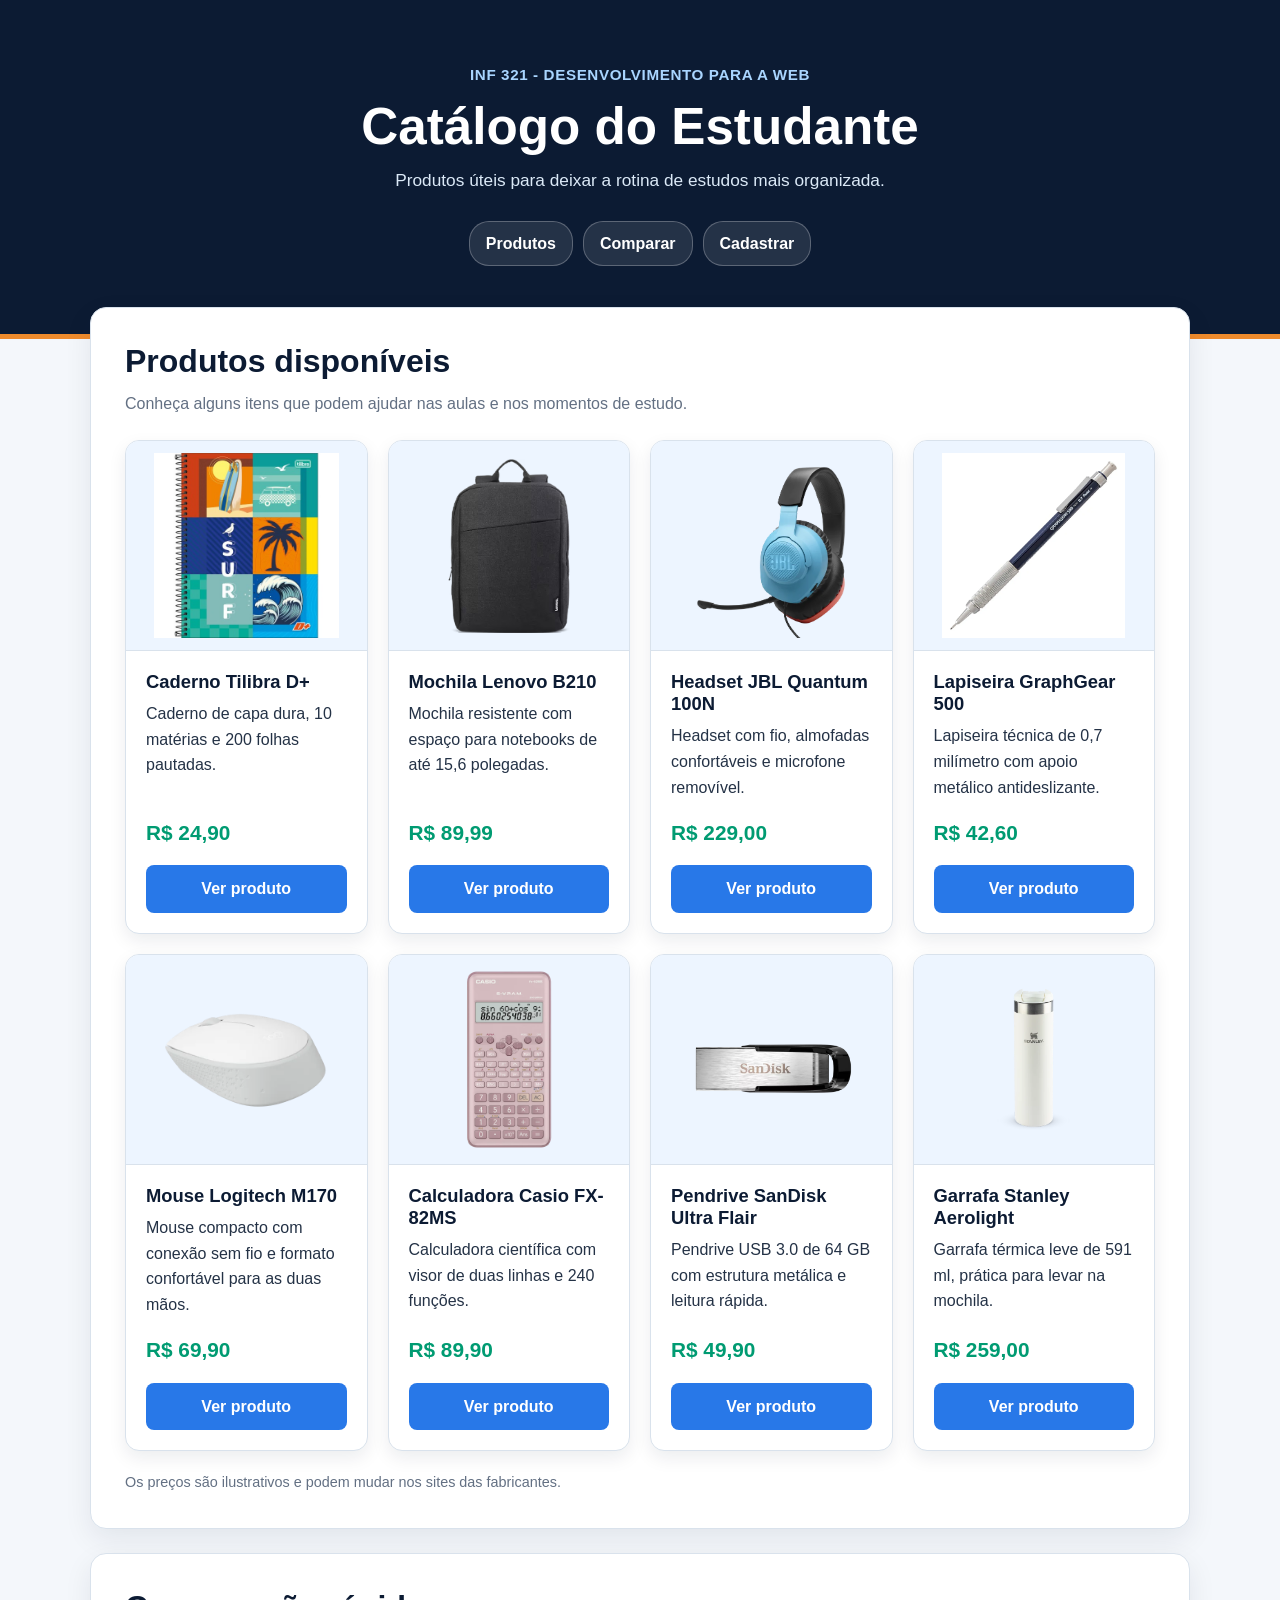
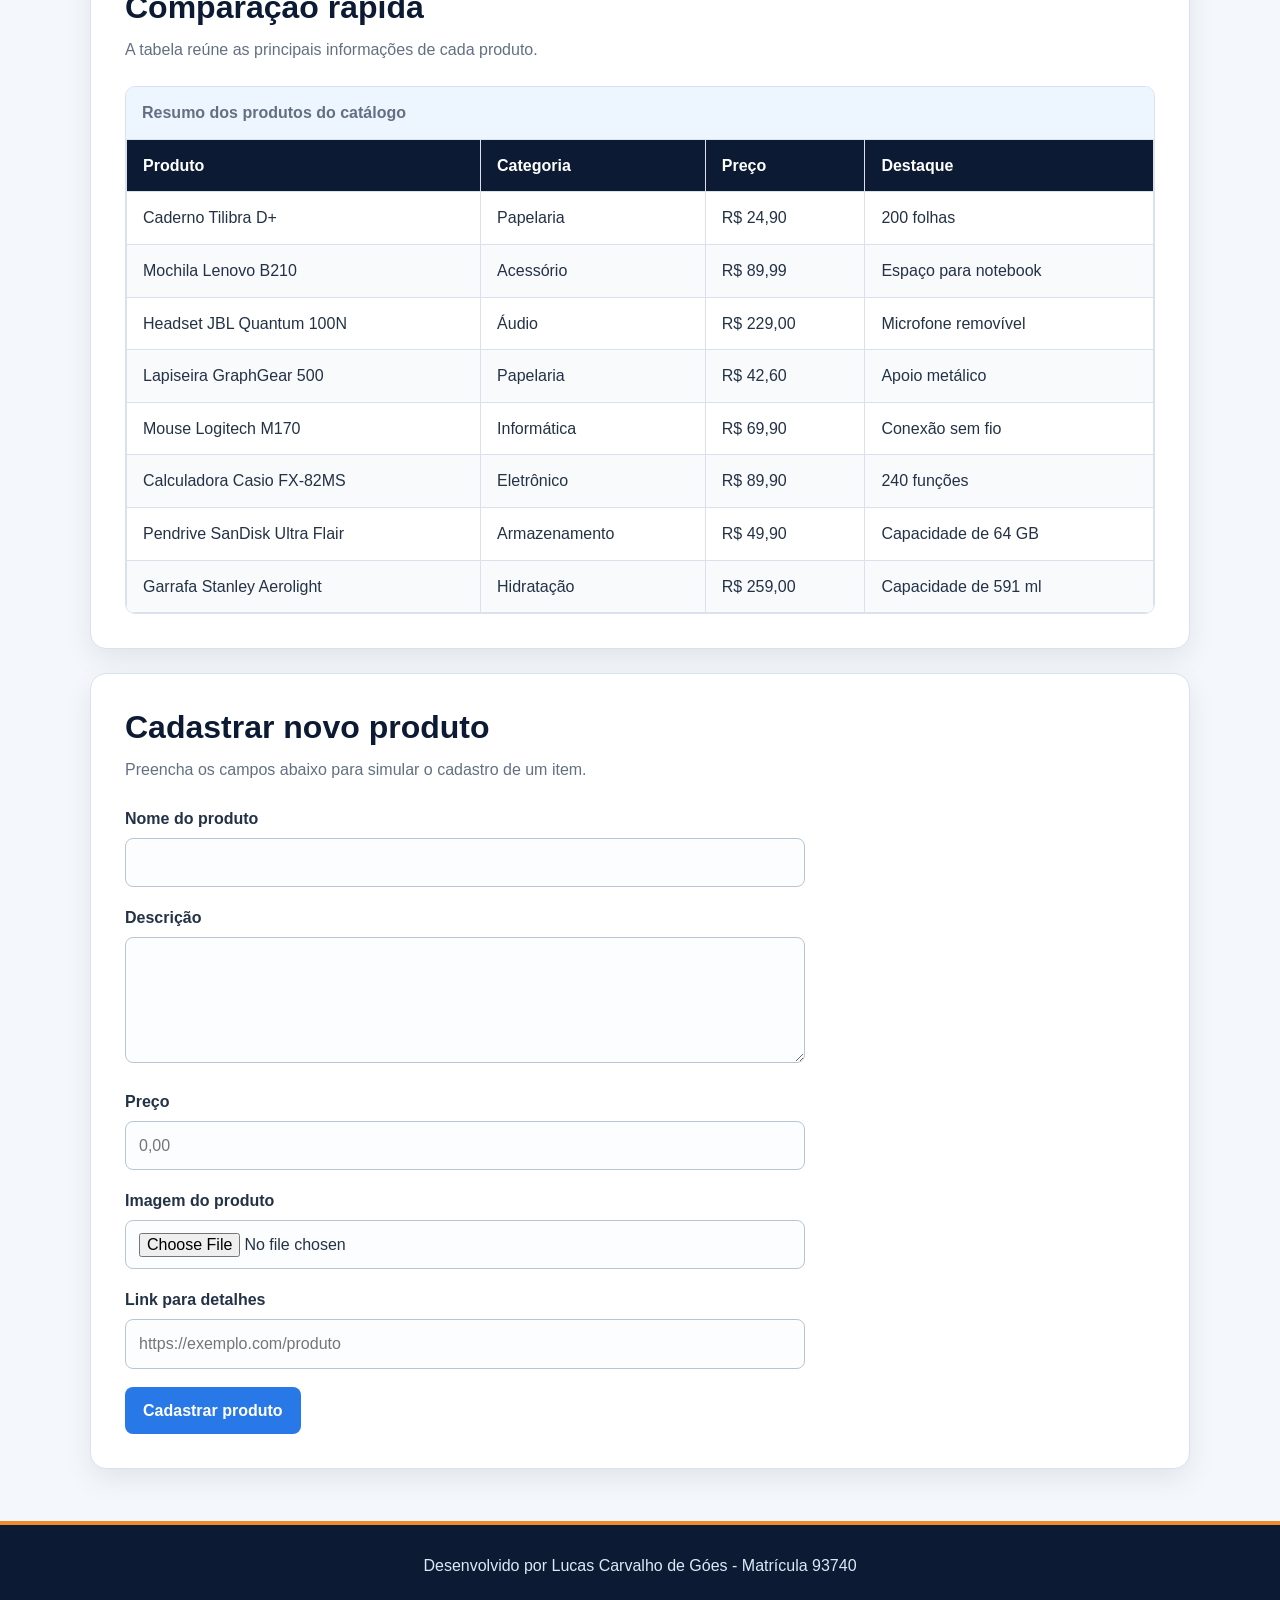
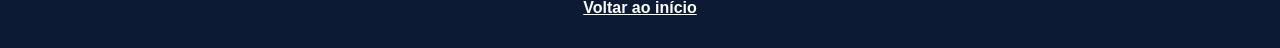
<file: Atividade 2/index.html>
<!DOCTYPE html>
<html lang="pt-BR">
<head>
    <meta charset="UTF-8">
    <meta name="viewport" content="width=device-width, initial-scale=1.0">
    <meta name="author" content="Lucas Carvalho de Góes">
    <meta name="description" content="Catálogo responsivo de produtos para estudantes">
    <title>Catálogo do Estudante</title>
    <link rel="stylesheet" href="style.css">
</head>
<body>
    <!-- Apresentação e menu principal da página. -->
    <header id="inicio">
        <div class="conteudo-cabecalho">
            <p class="identificacao">INF 321 - Desenvolvimento para a Web</p>
            <h1>Catálogo do Estudante</h1>
            <p>Produtos úteis para deixar a rotina de estudos mais organizada.</p>

            <nav aria-label="Navegação principal">
                <ul>
                    <li><a href="#produtos">Produtos</a></li>
                    <li><a href="#comparacao">Comparar</a></li>
                    <li><a href="#cadastro">Cadastrar</a></li>
                </ul>
            </nav>
        </div>
    </header>

    <main>
        <section id="produtos">
            <h2>Produtos disponíveis</h2>
            <p class="texto-apoio">Conheça alguns itens que podem ajudar nas aulas e nos momentos de estudo.</p>

            <!-- Os cards ficam lado a lado no computador e empilhados no celular. -->
            <div class="grade-produtos">
                <article class="card-produto">
                    <img src="imagens/caderno.jpg" alt="Caderno universitário Tilibra D+ com capa temática de surfe">
                    <div class="conteudo-card">
                        <h3>Caderno Tilibra D+</h3>
                        <p>Caderno de capa dura, 10 matérias e 200 folhas pautadas.</p>
                        <p class="preco">R$ 24,90</p>
                        <a class="botao" href="https://www.tilibra.com.br/cadernos/espiral-universitario/d/caderno-espiral-capa-dura-universitario-10-materias-d-200-folhas" target="_blank" rel="noopener noreferrer">Ver produto</a>
                    </div>
                </article>

                <article class="card-produto">
                    <img src="imagens/mochila.avif" alt="Mochila Lenovo B210 para notebook">
                    <div class="conteudo-card">
                        <h3>Mochila Lenovo B210</h3>
                        <p>Mochila resistente com espaço para notebooks de até 15,6 polegadas.</p>
                        <p class="preco">R$ 89,99</p>
                        <a class="botao" href="https://www.lenovo.com/br/pt/p/accessories-and-software/cases-and-bags/backpacks/gx40q17225" target="_blank" rel="noopener noreferrer">Ver produto</a>
                    </div>
                </article>

                <article class="card-produto">
                    <img src="imagens/JBL.webp" alt="Headset JBL Quantum 100N azul com microfone">
                    <div class="conteudo-card">
                        <h3>Headset JBL Quantum 100N</h3>
                        <p>Headset com fio, almofadas confortáveis e microfone removível.</p>
                        <p class="preco">R$ 229,00</p>
                        <a class="botao" href="https://www.jbl.com.br/QUANTUM100N.html" target="_blank" rel="noopener noreferrer">Ver produto</a>
                    </div>
                </article>

                <article class="card-produto">
                    <img src="imagens/lapiseira.webp" alt="Lapiseira Pentel GraphGear 500 azul-marinho de 0,7 milímetro">
                    <div class="conteudo-card">
                        <h3>Lapiseira GraphGear 500</h3>
                        <p>Lapiseira técnica de 0,7 milímetro com apoio metálico antideslizante.</p>
                        <p class="preco">R$ 42,60</p>
                        <a class="botao" href="https://www.pentel.com.br/lapiseira-graphgear-500" target="_blank" rel="noopener noreferrer">Ver produto</a>
                    </div>
                </article>

                
                <article class="card-produto">
                    <img src="imagens/mouse.webp" alt="Mouse sem fio Logitech M170 branco">
                    <div class="conteudo-card">
                        <h3>Mouse Logitech M170</h3>
                        <p>Mouse compacto com conexão sem fio e formato confortável para as duas mãos.</p>
                        <p class="preco">R$ 69,90</p>
                        <a class="botao" href="https://www.logitech.com/pt-br/shop/p/m171-wireless-mouse" target="_blank" rel="noopener noreferrer">Ver produto</a>
                    </div>
                </article>

                <article class="card-produto">
                    <img src="imagens/calculadora.avif" alt="Calculadora científica Casio FX-82MS">
                    <div class="conteudo-card">
                        <h3>Calculadora Casio FX-82MS</h3>
                        <p>Calculadora científica com visor de duas linhas e 240 funções.</p>
                        <p class="preco">R$ 89,90</p>
                        <a class="botao" href="https://www.casio.com/br/scientific-calculators/product.FX-82MS-2-PK/" target="_blank" rel="noopener noreferrer">Ver produto</a>
                    </div>
                </article>

                <article class="card-produto">
                    <img src="imagens/pendrive.webp" alt="Pendrive SanDisk Ultra Flair com acabamento metálico">
                    <div class="conteudo-card">
                        <h3>Pendrive SanDisk Ultra Flair</h3>
                        <p>Pendrive USB 3.0 de 64 GB com estrutura metálica e leitura rápida.</p>
                        <p class="preco">R$ 49,90</p>
                        <a class="botao" href="https://shop.sandisk.com/pt-br/products/usb-flash-drives/sandisk-ultra-flair-usb-3-0?sku=SDCZ73-064G-G46" target="_blank" rel="noopener noreferrer">Ver produto</a>
                    </div>
                </article>

                <article class="card-produto">
                    <img src="imagens/stanley.webp" alt="Garrafa térmica Stanley Aerolight Transit na cor creme">
                    <div class="conteudo-card">
                        <h3>Garrafa Stanley Aerolight</h3>
                        <p>Garrafa térmica leve de 591 ml, prática para levar na mochila.</p>
                        <p class="preco">R$ 259,00</p>
                        <a class="botao" href="https://www.stanley1913.com.br/products/garrafa-termica-aerolight-stanley-cream-591ml" target="_blank" rel="noopener noreferrer">Ver produto</a>
                    </div>
                </article>
            </div>

            <p class="observacao">Os preços são ilustrativos e podem mudar nos sites das fabricantes.</p>
        </section>

        <section id="comparacao">
            <h2>Comparação rápida</h2>
            <p class="texto-apoio">A tabela reúne as principais informações de cada produto.</p>

            <!-- Esta área permite movimentar a tabela em telas mais estreitas. -->
            <div class="tabela-responsiva">
                <table>
                    <caption>Resumo dos produtos do catálogo</caption>
                    <thead>
                        <tr>
                            <th scope="col">Produto</th>
                            <th scope="col">Categoria</th>
                            <th scope="col">Preço</th>
                            <th scope="col">Destaque</th>
                        </tr>
                    </thead>
                    <tbody>
                        <tr>
                            <td>Caderno Tilibra D+</td>
                            <td>Papelaria</td>
                            <td>R$ 24,90</td>
                            <td>200 folhas</td>
                        </tr>
                        <tr>
                            <td>Mochila Lenovo B210</td>
                            <td>Acessório</td>
                            <td>R$ 89,99</td>
                            <td>Espaço para notebook</td>
                        </tr>
                        <tr>
                            <td>Headset JBL Quantum 100N</td>
                            <td>Áudio</td>
                            <td>R$ 229,00</td>
                            <td>Microfone removível</td>
                        </tr>
                        <tr>
                            <td>Lapiseira GraphGear 500</td>
                            <td>Papelaria</td>
                            <td>R$ 42,60</td>
                            <td>Apoio metálico</td>
                        </tr>
                        <tr>
                            <td>Mouse Logitech M170</td>
                            <td>Informática</td>
                            <td>R$ 69,90</td>
                            <td>Conexão sem fio</td>
                        </tr>
                        <tr>
                            <td>Calculadora Casio FX-82MS</td>
                            <td>Eletrônico</td>
                            <td>R$ 89,90</td>
                            <td>240 funções</td>
                        </tr>
                        <tr>
                            <td>Pendrive SanDisk Ultra Flair</td>
                            <td>Armazenamento</td>
                            <td>R$ 49,90</td>
                            <td>Capacidade de 64 GB</td>
                        </tr>
                        <tr>
                            <td>Garrafa Stanley Aerolight</td>
                            <td>Hidratação</td>
                            <td>R$ 259,00</td>
                            <td>Capacidade de 591 ml</td>
                        </tr>
                    </tbody>
                </table>
            </div>
        </section>

        <section id="cadastro">
            <h2>Cadastrar novo produto</h2>
            <p class="texto-apoio">Preencha os campos abaixo para simular o cadastro de um item.</p>

            <!-- rótulos deixam claro qual informação deve ser digitada em cada campo. -->
            <form action="produto-cadastrado.html" method="get">
                <div class="campo-formulario">
                    <label for="nome-produto">Nome do produto</label>
                    <input type="text" id="nome-produto" name="nome-produto" required>
                </div>

                <div class="campo-formulario">
                    <label for="descricao-produto">Descrição</label>
                    <textarea id="descricao-produto" name="descricao-produto" rows="4" required></textarea>
                </div>

                <div class="campo-formulario">
                    <label for="preco-produto">Preço</label>
                    <input type="number" id="preco-produto" name="preco-produto" min="0" step="0.01" placeholder="0,00" required>
                </div>

                <div class="campo-formulario">
                    <label for="imagem-produto">Imagem do produto</label>
                    <input type="file" id="imagem-produto" name="imagem-produto" accept="image/*" required>
                </div>

                <div class="campo-formulario">
                    <label for="link-produto">Link para detalhes</label>
                    <input type="url" id="link-produto" name="link-produto" placeholder="https://exemplo.com/produto" required>
                </div>

                <button type="submit">Cadastrar produto</button>
            </form>
        </section>
    </main>

    <footer>
        <p>Desenvolvido por Lucas Carvalho de Góes - Matrícula 93740</p>
        <a href="#inicio">Voltar ao início</a>
    </footer>
</body>
</html>
</file>
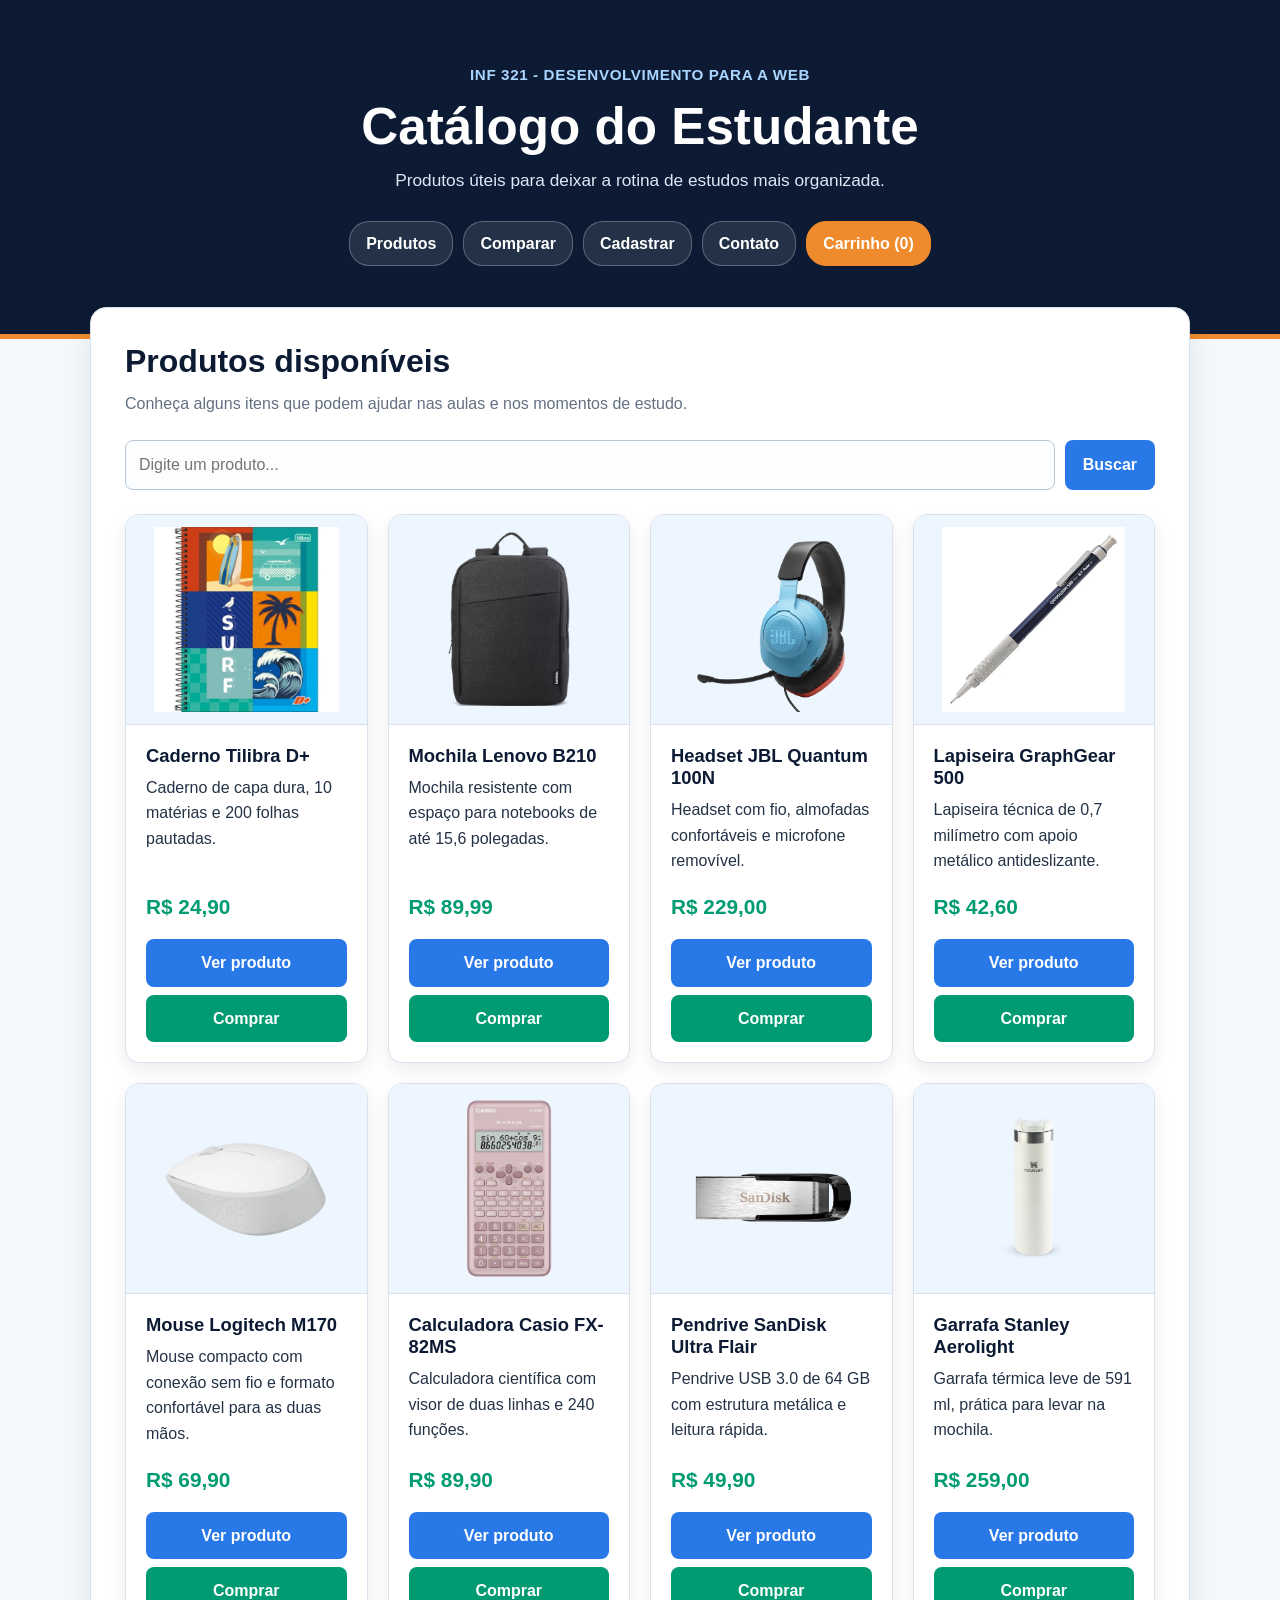
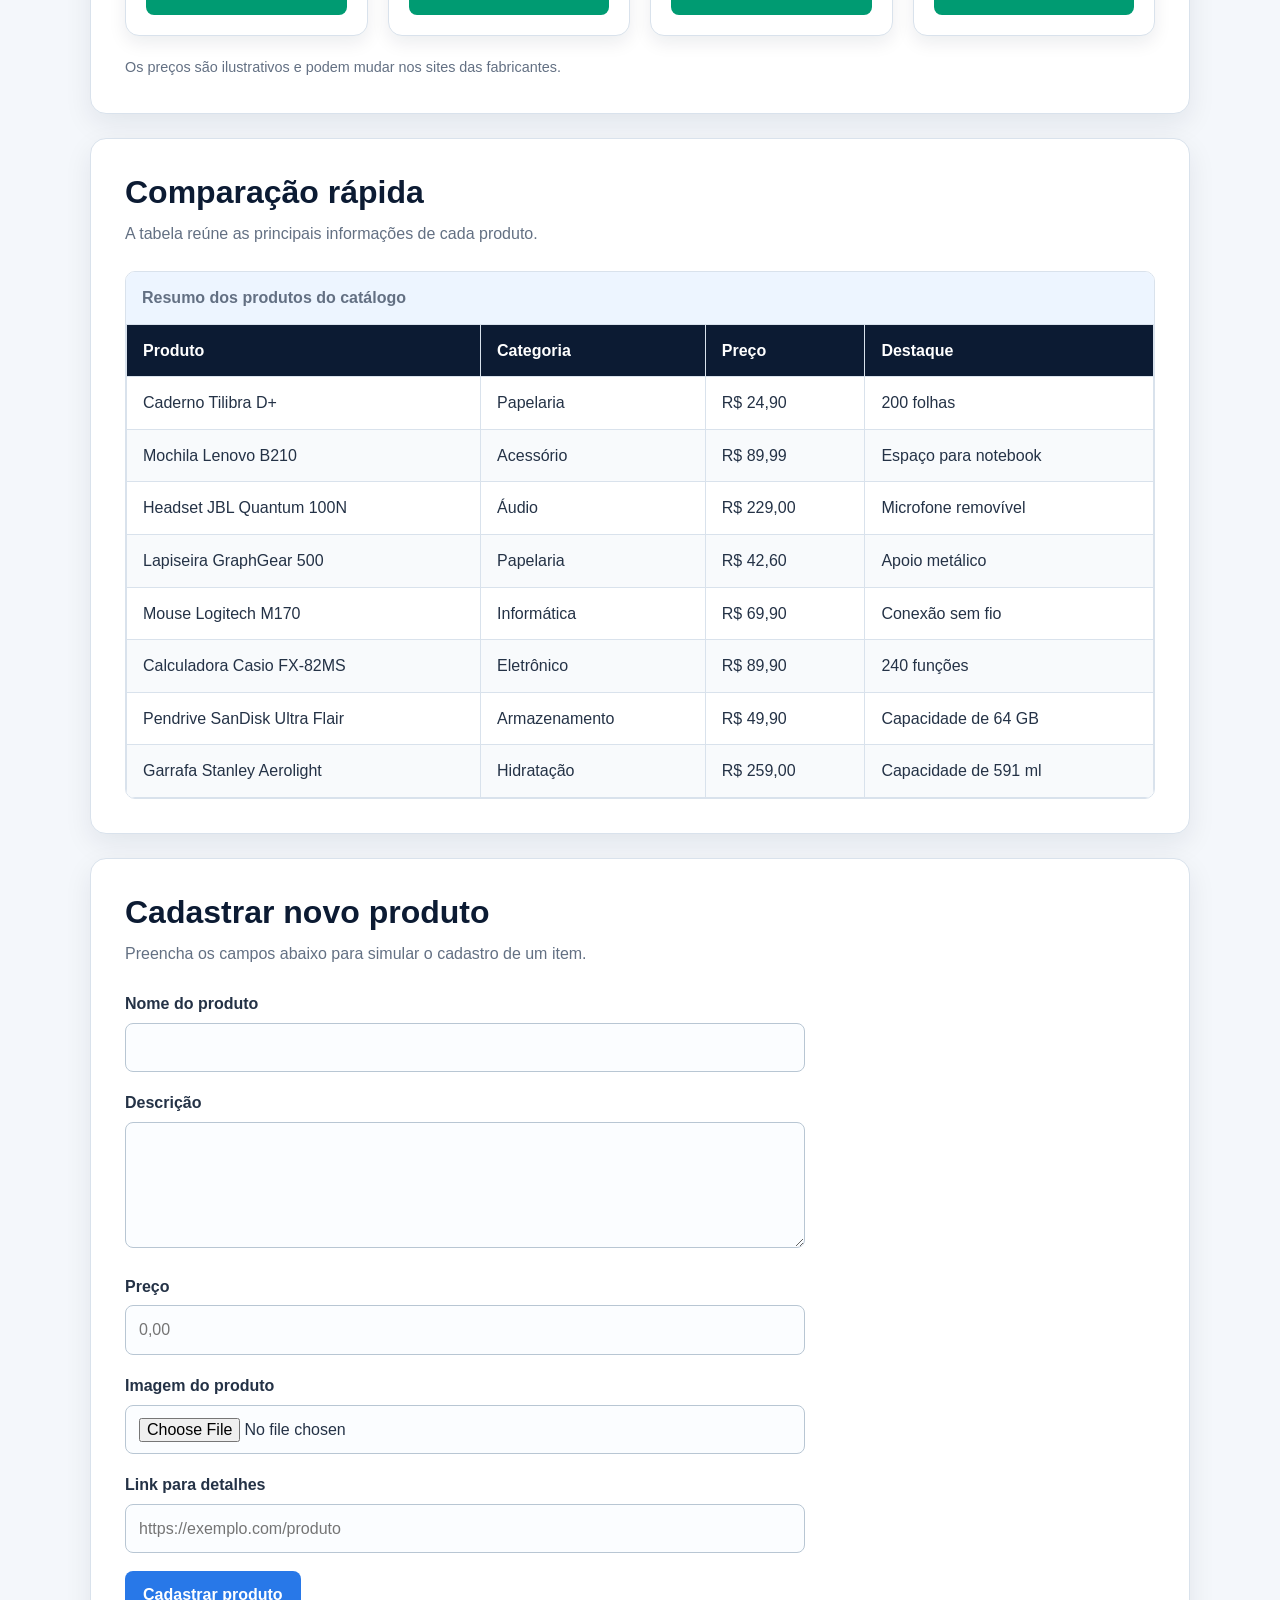
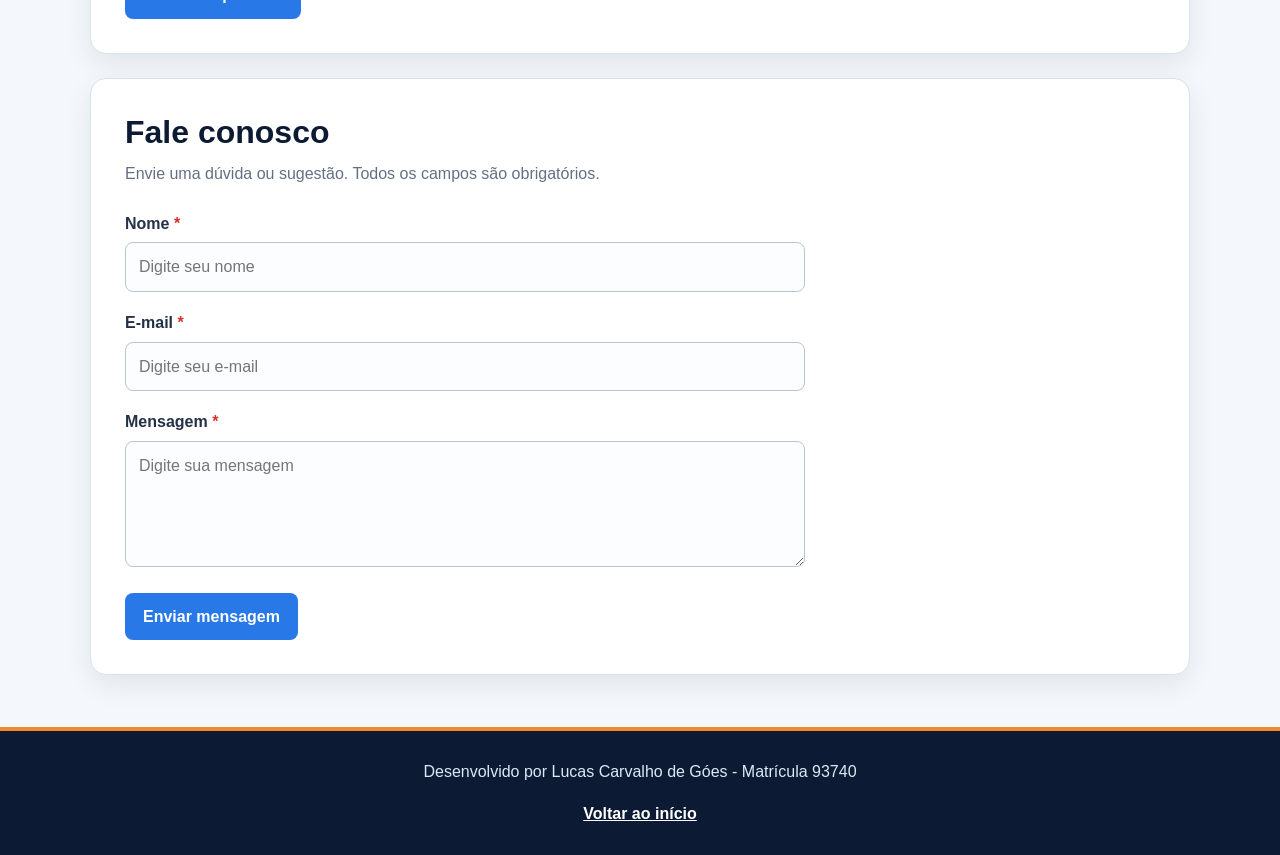
<file: Atividade 3/index.html>
<!DOCTYPE html>
<html lang="pt-BR">
<head>
    <meta charset="UTF-8">
    <meta name="viewport" content="width=device-width, initial-scale=1.0">
    <meta name="author" content="Lucas Carvalho de Góes">
    <meta name="description" content="Catálogo responsivo de produtos para estudantes">
    <title>Catálogo do Estudante</title>
    <link rel="stylesheet" href="style.css">
    <script src="script.js" defer></script>
</head>
<body>
    <!-- Apresentação e menu principal da página. -->
    <header id="inicio">
        <div class="conteudo-cabecalho">
            <p class="identificacao">INF 321 - Desenvolvimento para a Web</p>
            <h1>Catálogo do Estudante</h1>
            <p>Produtos úteis para deixar a rotina de estudos mais organizada.</p>

            <nav aria-label="Navegação principal">
                <ul>
                    <li><a href="#produtos">Produtos</a></li>
                    <li><a href="#comparacao">Comparar</a></li>
                    <li><a href="#cadastro">Cadastrar</a></li>
                    <li><a href="#contato">Contato</a></li>
                    <li><button type="button" id="abrir-carrinho" class="botao-carrinho" aria-haspopup="dialog">Carrinho (<span id="contador-carrinho">0</span>)</button></li>
                </ul>
            </nav>
        </div>
    </header>

    <main>
        <section id="produtos">
            <h2>Produtos disponíveis</h2>
            <p class="texto-apoio">Conheça alguns itens que podem ajudar nas aulas e nos momentos de estudo.</p>

            <!-- Busca: o JavaScript esconde os cards que não combinam com o termo digitado. -->
            <form id="form-busca" class="form-busca" role="search">
                <label for="busca-produto" class="so-leitor">Buscar produto</label>
                <input type="search" id="busca-produto" name="busca-produto" placeholder="Digite um produto..." autocomplete="off">
                <button type="submit">Buscar</button>
            </form>

            <!-- Os cards ficam lado a lado no computador e empilhados no celular. -->
            <div class="grade-produtos">
                <article class="card-produto">
                    <img src="imagens/caderno.jpg" alt="Caderno universitário Tilibra D+ com capa temática de surfe">
                    <div class="conteudo-card">
                        <h3>Caderno Tilibra D+</h3>
                        <p>Caderno de capa dura, 10 matérias e 200 folhas pautadas.</p>
                        <p class="preco">R$ 24,90</p>
                        <div class="acoes-card">
                            <a class="botao" href="https://www.tilibra.com.br/cadernos/espiral-universitario/d/caderno-espiral-capa-dura-universitario-10-materias-d-200-folhas" target="_blank" rel="noopener noreferrer">Ver produto</a>
                            <button type="button" class="botao-comprar">Comprar</button>
                        </div>
                    </div>
                </article>

                <article class="card-produto">
                    <img src="imagens/mochila.avif" alt="Mochila Lenovo B210 para notebook">
                    <div class="conteudo-card">
                        <h3>Mochila Lenovo B210</h3>
                        <p>Mochila resistente com espaço para notebooks de até 15,6 polegadas.</p>
                        <p class="preco">R$ 89,99</p>
                        <div class="acoes-card">
                            <a class="botao" href="https://www.lenovo.com/br/pt/p/accessories-and-software/cases-and-bags/backpacks/gx40q17225" target="_blank" rel="noopener noreferrer">Ver produto</a>
                            <button type="button" class="botao-comprar">Comprar</button>
                        </div>
                    </div>
                </article>

                <article class="card-produto">
                    <img src="imagens/JBL.webp" alt="Headset JBL Quantum 100N azul com microfone">
                    <div class="conteudo-card">
                        <h3>Headset JBL Quantum 100N</h3>
                        <p>Headset com fio, almofadas confortáveis e microfone removível.</p>
                        <p class="preco">R$ 229,00</p>
                        <div class="acoes-card">
                            <a class="botao" href="https://www.jbl.com.br/QUANTUM100N.html" target="_blank" rel="noopener noreferrer">Ver produto</a>
                            <button type="button" class="botao-comprar">Comprar</button>
                        </div>
                    </div>
                </article>

                <article class="card-produto">
                    <img src="imagens/lapiseira.webp" alt="Lapiseira Pentel GraphGear 500 azul-marinho de 0,7 milímetro">
                    <div class="conteudo-card">
                        <h3>Lapiseira GraphGear 500</h3>
                        <p>Lapiseira técnica de 0,7 milímetro com apoio metálico antideslizante.</p>
                        <p class="preco">R$ 42,60</p>
                        <div class="acoes-card">
                            <a class="botao" href="https://www.pentel.com.br/lapiseira-graphgear-500" target="_blank" rel="noopener noreferrer">Ver produto</a>
                            <button type="button" class="botao-comprar">Comprar</button>
                        </div>
                    </div>
                </article>

                
                <article class="card-produto">
                    <img src="imagens/mouse.webp" alt="Mouse sem fio Logitech M170 branco">
                    <div class="conteudo-card">
                        <h3>Mouse Logitech M170</h3>
                        <p>Mouse compacto com conexão sem fio e formato confortável para as duas mãos.</p>
                        <p class="preco">R$ 69,90</p>
                        <div class="acoes-card">
                            <a class="botao" href="https://www.logitech.com/pt-br/shop/p/m171-wireless-mouse" target="_blank" rel="noopener noreferrer">Ver produto</a>
                            <button type="button" class="botao-comprar">Comprar</button>
                        </div>
                    </div>
                </article>

                <article class="card-produto">
                    <img src="imagens/calculadora.avif" alt="Calculadora científica Casio FX-82MS">
                    <div class="conteudo-card">
                        <h3>Calculadora Casio FX-82MS</h3>
                        <p>Calculadora científica com visor de duas linhas e 240 funções.</p>
                        <p class="preco">R$ 89,90</p>
                        <div class="acoes-card">
                            <a class="botao" href="https://www.casio.com/br/scientific-calculators/product.FX-82MS-2-PK/" target="_blank" rel="noopener noreferrer">Ver produto</a>
                            <button type="button" class="botao-comprar">Comprar</button>
                        </div>
                    </div>
                </article>

                <article class="card-produto">
                    <img src="imagens/pendrive.webp" alt="Pendrive SanDisk Ultra Flair com acabamento metálico">
                    <div class="conteudo-card">
                        <h3>Pendrive SanDisk Ultra Flair</h3>
                        <p>Pendrive USB 3.0 de 64 GB com estrutura metálica e leitura rápida.</p>
                        <p class="preco">R$ 49,90</p>
                        <div class="acoes-card">
                            <a class="botao" href="https://shop.sandisk.com/pt-br/products/usb-flash-drives/sandisk-ultra-flair-usb-3-0?sku=SDCZ73-064G-G46" target="_blank" rel="noopener noreferrer">Ver produto</a>
                            <button type="button" class="botao-comprar">Comprar</button>
                        </div>
                    </div>
                </article>

                <article class="card-produto">
                    <img src="imagens/stanley.webp" alt="Garrafa térmica Stanley Aerolight Transit na cor creme">
                    <div class="conteudo-card">
                        <h3>Garrafa Stanley Aerolight</h3>
                        <p>Garrafa térmica leve de 591 ml, prática para levar na mochila.</p>
                        <p class="preco">R$ 259,00</p>
                        <div class="acoes-card">
                            <a class="botao" href="https://www.stanley1913.com.br/products/garrafa-termica-aerolight-stanley-cream-591ml" target="_blank" rel="noopener noreferrer">Ver produto</a>
                            <button type="button" class="botao-comprar">Comprar</button>
                        </div>
                    </div>
                </article>
            </div>

            <p id="sem-resultados" class="sem-resultados oculto">Nenhum produto encontrado. Tente outro nome.</p>

            <p class="observacao">Os preços são ilustrativos e podem mudar nos sites das fabricantes.</p>
        </section>

        <section id="comparacao">
            <h2>Comparação rápida</h2>
            <p class="texto-apoio">A tabela reúne as principais informações de cada produto.</p>

            <!-- Esta área permite movimentar a tabela em telas mais estreitas. -->
            <div class="tabela-responsiva">
                <table>
                    <caption>Resumo dos produtos do catálogo</caption>
                    <thead>
                        <tr>
                            <th scope="col">Produto</th>
                            <th scope="col">Categoria</th>
                            <th scope="col">Preço</th>
                            <th scope="col">Destaque</th>
                        </tr>
                    </thead>
                    <tbody>
                        <tr>
                            <td>Caderno Tilibra D+</td>
                            <td>Papelaria</td>
                            <td>R$ 24,90</td>
                            <td>200 folhas</td>
                        </tr>
                        <tr>
                            <td>Mochila Lenovo B210</td>
                            <td>Acessório</td>
                            <td>R$ 89,99</td>
                            <td>Espaço para notebook</td>
                        </tr>
                        <tr>
                            <td>Headset JBL Quantum 100N</td>
                            <td>Áudio</td>
                            <td>R$ 229,00</td>
                            <td>Microfone removível</td>
                        </tr>
                        <tr>
                            <td>Lapiseira GraphGear 500</td>
                            <td>Papelaria</td>
                            <td>R$ 42,60</td>
                            <td>Apoio metálico</td>
                        </tr>
                        <tr>
                            <td>Mouse Logitech M170</td>
                            <td>Informática</td>
                            <td>R$ 69,90</td>
                            <td>Conexão sem fio</td>
                        </tr>
                        <tr>
                            <td>Calculadora Casio FX-82MS</td>
                            <td>Eletrônico</td>
                            <td>R$ 89,90</td>
                            <td>240 funções</td>
                        </tr>
                        <tr>
                            <td>Pendrive SanDisk Ultra Flair</td>
                            <td>Armazenamento</td>
                            <td>R$ 49,90</td>
                            <td>Capacidade de 64 GB</td>
                        </tr>
                        <tr>
                            <td>Garrafa Stanley Aerolight</td>
                            <td>Hidratação</td>
                            <td>R$ 259,00</td>
                            <td>Capacidade de 591 ml</td>
                        </tr>
                    </tbody>
                </table>
            </div>
        </section>

        <section id="cadastro">
            <h2>Cadastrar novo produto</h2>
            <p class="texto-apoio">Preencha os campos abaixo para simular o cadastro de um item.</p>

            <!-- rótulos deixam claro qual informação deve ser digitada em cada campo. -->
            <form action="produto-cadastrado.html" method="get">
                <div class="campo-formulario">
                    <label for="nome-produto">Nome do produto</label>
                    <input type="text" id="nome-produto" name="nome-produto" required>
                </div>

                <div class="campo-formulario">
                    <label for="descricao-produto">Descrição</label>
                    <textarea id="descricao-produto" name="descricao-produto" rows="4" required></textarea>
                </div>

                <div class="campo-formulario">
                    <label for="preco-produto">Preço</label>
                    <input type="number" id="preco-produto" name="preco-produto" min="0" step="0.01" placeholder="0,00" required>
                </div>

                <div class="campo-formulario">
                    <label for="imagem-produto">Imagem do produto</label>
                    <input type="file" id="imagem-produto" name="imagem-produto" accept="image/*" required>
                </div>

                <div class="campo-formulario">
                    <label for="link-produto">Link para detalhes</label>
                    <input type="url" id="link-produto" name="link-produto" placeholder="https://exemplo.com/produto" required>
                </div>

                <button type="submit">Cadastrar produto</button>
            </form>
        </section>

        <section id="contato">
            <h2>Fale conosco</h2>
            <p class="texto-apoio">Envie uma dúvida ou sugestão. Todos os campos são obrigatórios.</p>

            <!-- novalidate: a validação é feita pelo script.js, com mensagens abaixo de cada campo. -->
            <form id="form-contato" novalidate>
                <div class="campo-formulario">
                    <label for="contato-nome">Nome <span class="obrigatorio" aria-hidden="true">*</span></label>
                    <input type="text" id="contato-nome" name="nome" placeholder="Digite seu nome" aria-describedby="erro-nome">
                    <p class="erro-campo oculto" id="erro-nome"></p>
                </div>

                <div class="campo-formulario">
                    <label for="contato-email">E-mail <span class="obrigatorio" aria-hidden="true">*</span></label>
                    <input type="email" id="contato-email" name="email" placeholder="Digite seu e-mail" aria-describedby="erro-email">
                    <p class="erro-campo oculto" id="erro-email"></p>
                </div>

                <div class="campo-formulario">
                    <label for="contato-mensagem">Mensagem <span class="obrigatorio" aria-hidden="true">*</span></label>
                    <textarea id="contato-mensagem" name="mensagem" rows="4" placeholder="Digite sua mensagem" aria-describedby="erro-mensagem"></textarea>
                    <p class="erro-campo oculto" id="erro-mensagem"></p>
                </div>

                <button type="submit">Enviar mensagem</button>
            </form>
        </section>
    </main>

    <!-- Mensagem de confirmação (carrinho e contato). -->
    <div id="alerta" class="alerta oculto" role="status" aria-live="polite">
        <span class="alerta-icone" aria-hidden="true">✓</span>
        <span id="texto-alerta"></span>
        <button type="button" id="fechar-alerta" class="fechar-alerta" aria-label="Fechar mensagem">×</button>
    </div>

    <!-- Carrinho em janela modal. -->
    <div id="modal-carrinho" class="modal" role="dialog" aria-modal="true" aria-labelledby="titulo-carrinho">
        <div class="janela-modal">
            <div class="topo-modal">
                <h2 id="titulo-carrinho">Seu carrinho</h2>
                <button type="button" id="fechar-carrinho" class="botao-secundario" aria-label="Fechar carrinho">Fechar</button>
            </div>

            <p id="carrinho-vazio" class="carrinho-vazio">Seu carrinho está vazio. Clique em Comprar em algum produto.</p>
            <ul id="lista-carrinho" class="lista-carrinho"></ul>

            <div id="rodape-carrinho" class="oculto">
                <p class="total-carrinho"><span>Total</span> <span id="total-carrinho">R$ 0,00</span></p>
                <div class="acoes-modal">
                    <button type="button" id="limpar-carrinho" class="botao-secundario">Limpar carrinho</button>
                    <button type="button" id="finalizar-compra">Finalizar compra</button>
                </div>
            </div>
        </div>
    </div>

    <footer>
        <p>Desenvolvido por Lucas Carvalho de Góes - Matrícula 93740</p>
        <a href="#inicio">Voltar ao início</a>
    </footer>
</body>
</html>
</file>
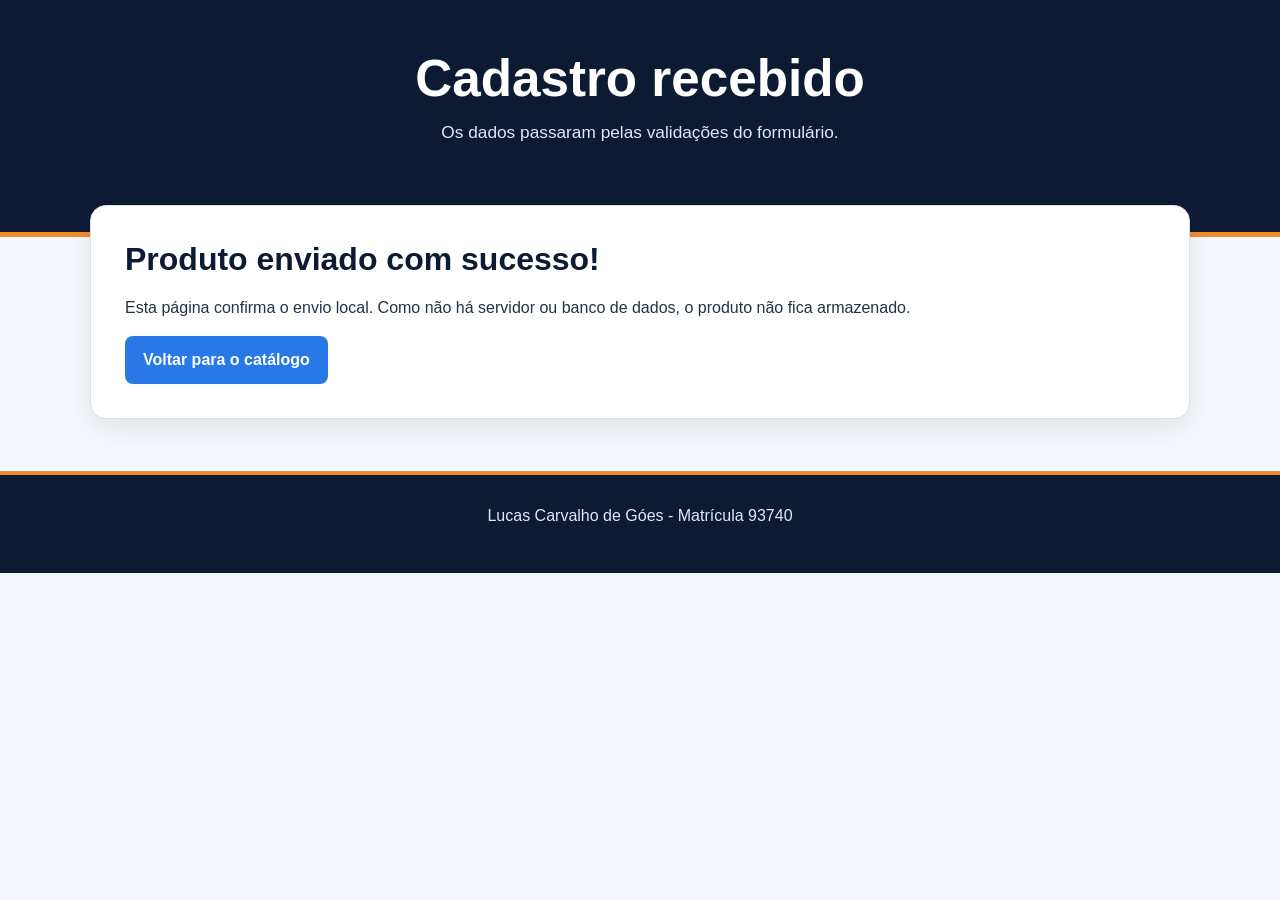
<file: Atividade 2/produto-cadastrado.html>
<!DOCTYPE html>
<html lang="pt-BR">
<head>
    <meta charset="UTF-8">
    <meta name="viewport" content="width=device-width, initial-scale=1.0">
    <meta name="author" content="Lucas Carvalho de Góes">
    <title>Produto cadastrado</title>
    <link rel="stylesheet" href="style.css">
</head>
<body>
    <!-- Cabeçalho simples para confirmar que o formulário foi enviado. -->
    <header>
        <div class="conteudo-cabecalho">
            <h1>Cadastro recebido</h1>
            <p>Os dados passaram pelas validações do formulário.</p>
        </div>
    </header>

    <main>
        <!-- O cadastro é apenas uma demonstração local, sem armazenamento de dados. -->
        <section>
            <h2>Produto enviado com sucesso!</h2>
            <p>Esta página confirma o envio local. Como não há servidor ou banco de dados, o produto não fica armazenado.</p>
            <a class="botao" href="index.html">Voltar para o catálogo</a>
        </section>
    </main>

    <!-- Identificação do autor da atividade. -->
    <footer>
        <p>Lucas Carvalho de Góes - Matrícula 93740</p>
    </footer>
</body>
</html>
</file>
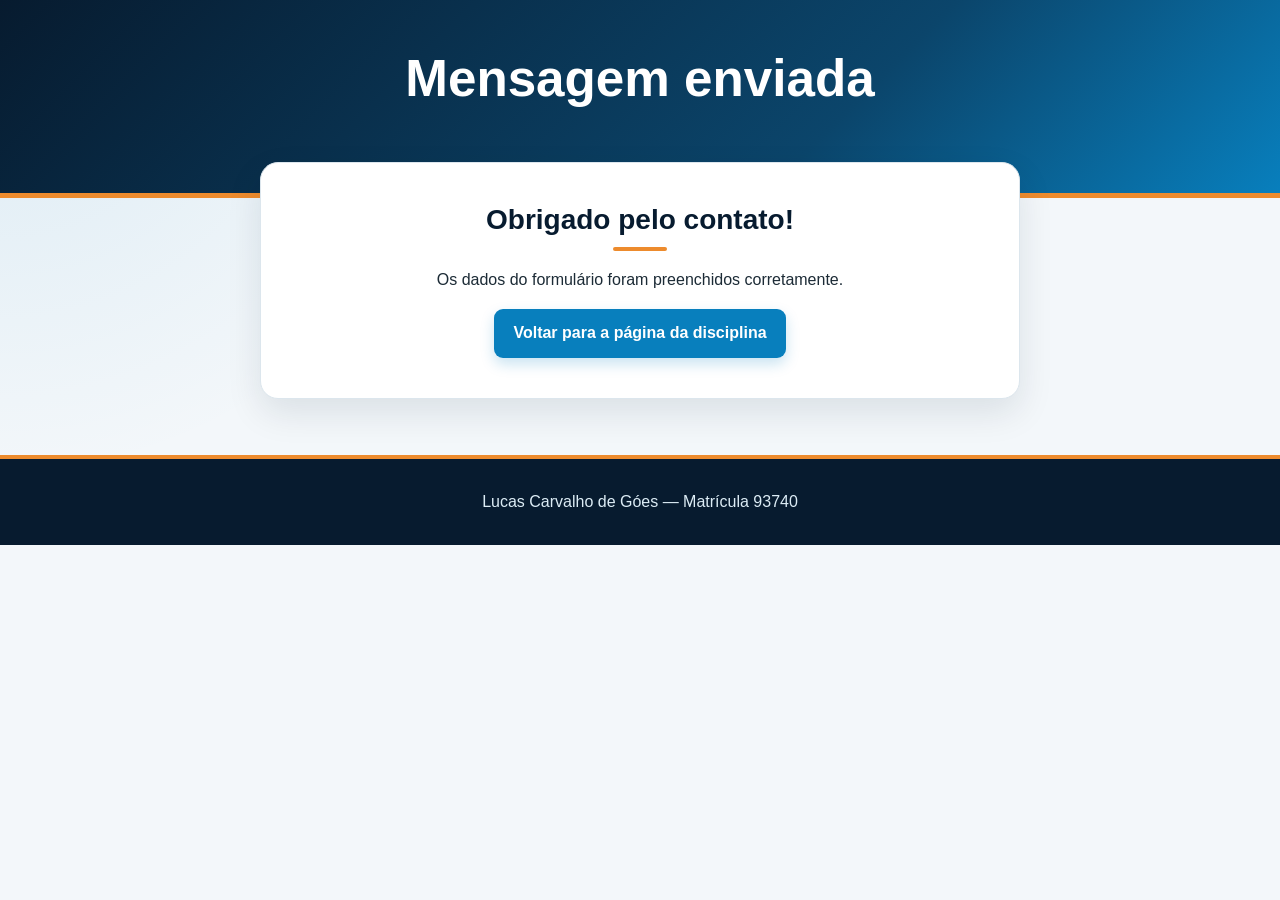
<file: Desafio Final - HTML/mensagem-enviada.html>
<!DOCTYPE html>
<html lang="pt-BR">
<head>
    <meta charset="UTF-8">
    <meta name="viewport" content="width=device-width, initial-scale=1.0">
    <title>Mensagem enviada</title>
    <link rel="stylesheet" href="styles.css">
</head>
<body class="pagina-confirmacao">
    <header>
        <h1>Mensagem enviada</h1>
    </header>
    <main>
        <section>
            <h2>Obrigado pelo contato!</h2>
            <p>Os dados do formulário foram preenchidos corretamente.</p>
            <a class="botao-link" href="index.html">Voltar para a página da disciplina</a>
        </section>
    </main>
    <footer>
        <p>Lucas Carvalho de Góes — Matrícula 93740</p>
    </footer>
</body>
</html>
</file>
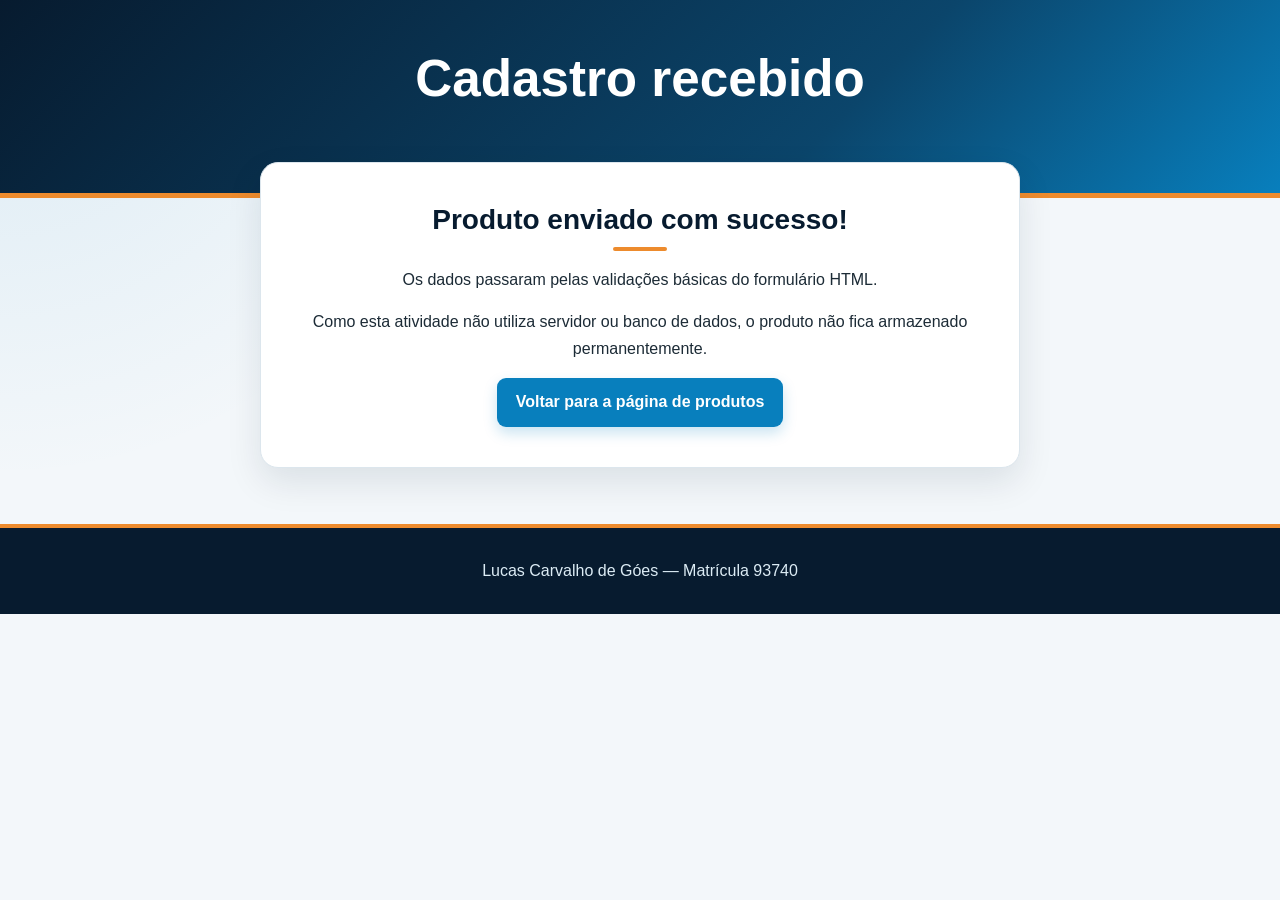
<file: Desafio Final - HTML/produto-cadastrado.html>
<!DOCTYPE html>
<html lang="pt-BR">
<head>
    <meta charset="UTF-8">
    <meta name="viewport" content="width=device-width, initial-scale=1.0">
    <title>Produto cadastrado</title>
    <link rel="stylesheet" href="styles.css">
</head>
<body class="pagina-confirmacao">
    <header>
        <h1>Cadastro recebido</h1>
    </header>
    <main>
        <section>
            <h2>Produto enviado com sucesso!</h2>
            <p>Os dados passaram pelas validações básicas do formulário HTML.</p>
            <p>Como esta atividade não utiliza servidor ou banco de dados, o produto não fica armazenado permanentemente.</p>
            <a class="botao-link" href="produtos.html">Voltar para a página de produtos</a>
        </section>
    </main>
    <footer>
        <p>Lucas Carvalho de Góes — Matrícula 93740</p>
    </footer>
</body>
</html>
</file>
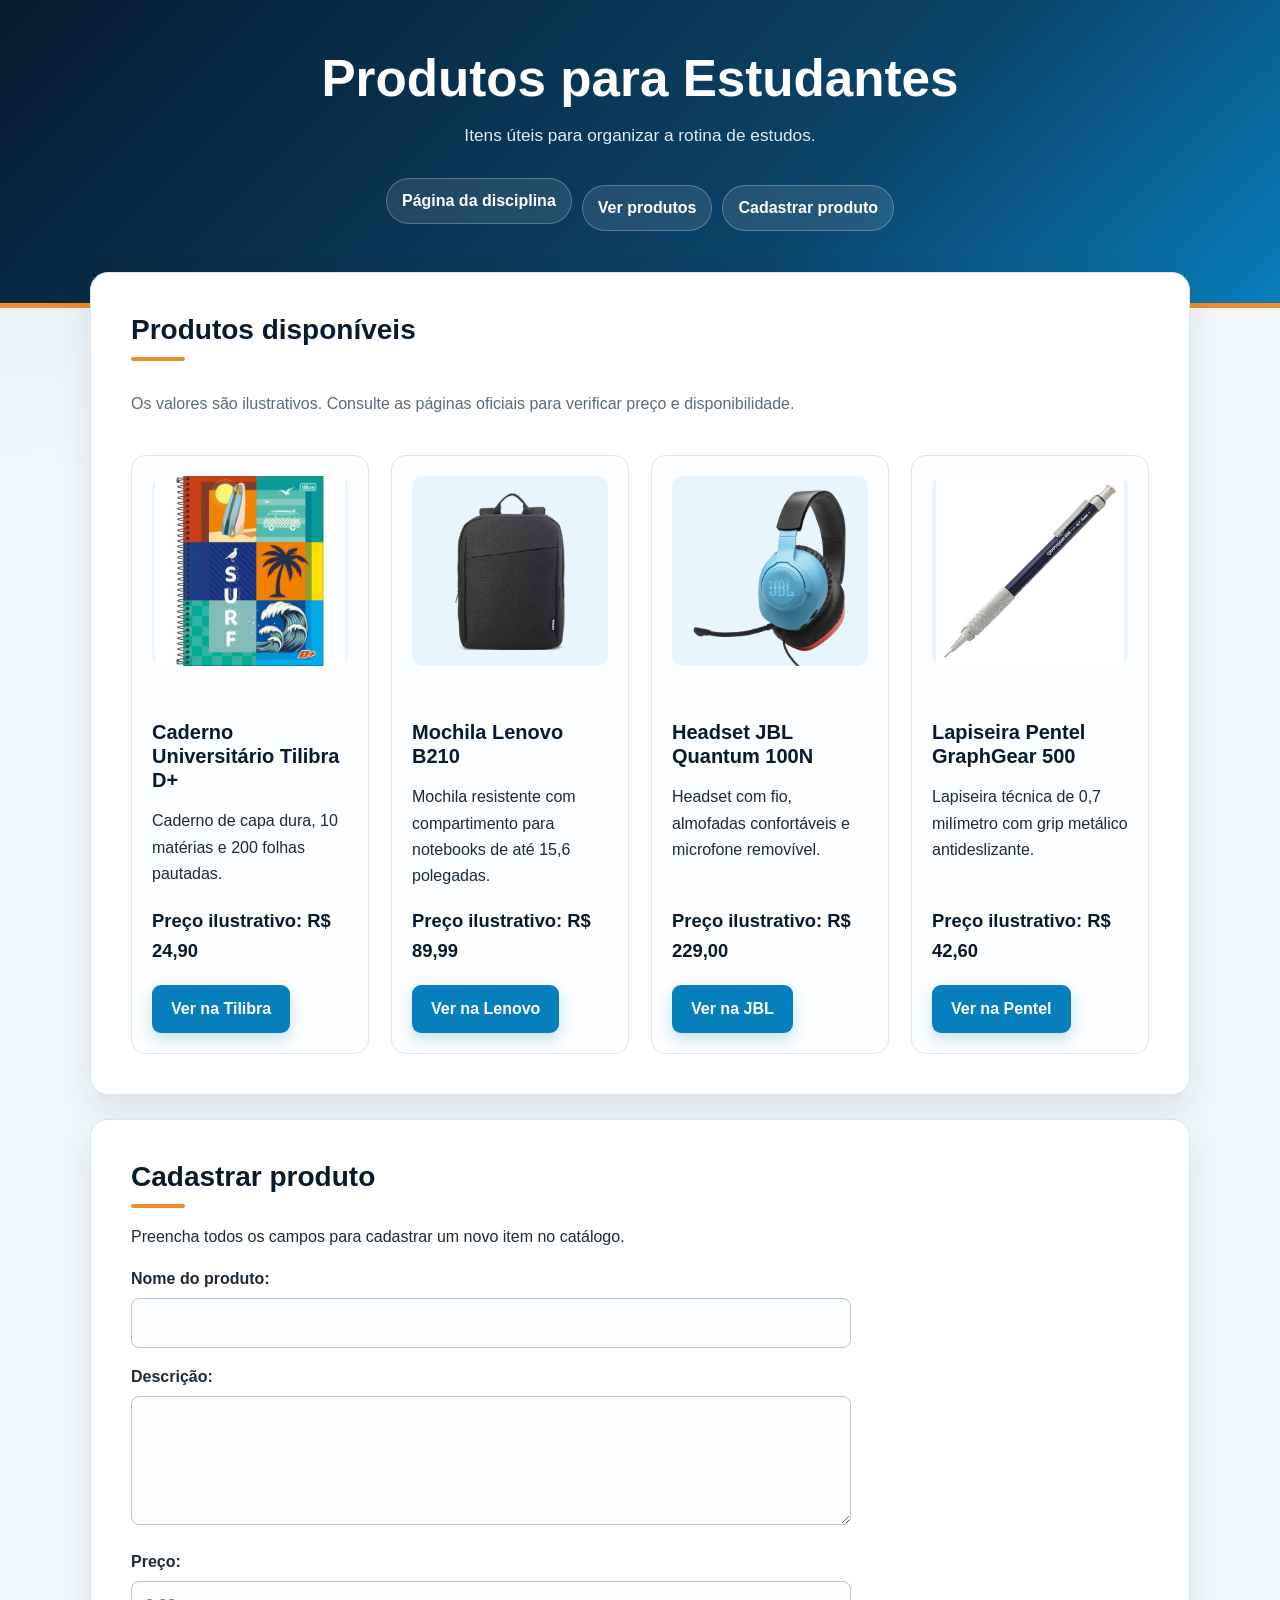
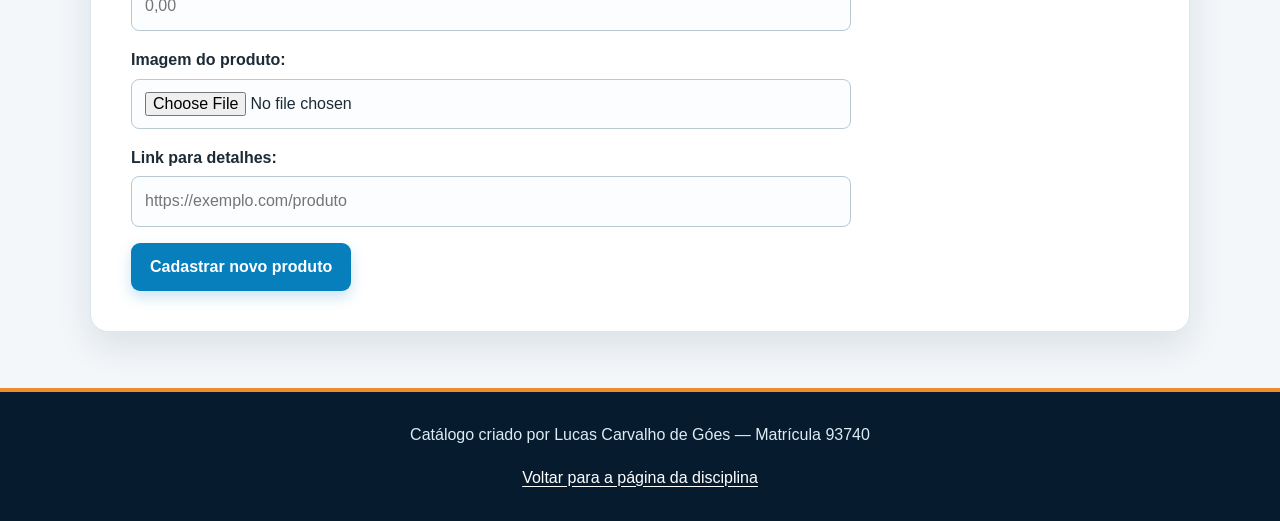
<file: Desafio Final - HTML/produtos.html>
<!DOCTYPE html>
<html lang="pt-BR">
<head>
    <meta charset="UTF-8">
    <meta name="viewport" content="width=device-width, initial-scale=1.0">
    <meta name="author" content="Lucas Carvalho de Góes">
    <meta name="description" content="Catálogo de produtos para estudantes">
    <title>Produtos para Estudantes</title>
    <link rel="stylesheet" href="styles.css">
</head>
<body>
    <!-- Cabeçalho e menu da página de produtos. -->
    <header>
        <h1>Produtos para Estudantes</h1>
        <p>Itens úteis para organizar a rotina de estudos.</p>
        <nav aria-label="Navegação principal">
            <ul>
                <li><a href="index.html">Página da disciplina</a></li>
                <li><a href="#produtos">Ver produtos</a></li>
                <li><a href="#cadastro">Cadastrar produto</a></li>
            </ul>
        </nav>
    </header>

    <!-- Conteúdo principal do catálogo. -->
    <main>
        <section id="produtos">
            <h2>Produtos disponíveis</h2>
            <p class="aviso-precos">Os valores são ilustrativos. Consulte as páginas oficiais para verificar preço e disponibilidade.</p>

            <!-- Produtos disponíveis no catálogo. -->
            <article>
                <img src="imagens/caderno.jpg" alt="Caderno universitário Tilibra D+ com capa temática de surfe" width="220">
                <h2>Caderno Universitário Tilibra D+</h2>
                <p>Caderno de capa dura, 10 matérias e 200 folhas pautadas.</p>
                <p class="preco"><strong>Preço ilustrativo: R$ 24,90</strong></p>
                <a class="botao-link" href="https://www.tilibra.com.br/cadernos/espiral-universitario/d/caderno-espiral-capa-dura-universitario-10-materias-d-200-folhas" target="_blank" rel="noopener noreferrer">Ver na Tilibra</a>
            </article>

            <article>
                <img src="imagens/mochila.avif" alt="Mochila Lenovo B210 para notebook" width="220">
                <h2>Mochila Lenovo B210</h2>
                <p>Mochila resistente com compartimento para notebooks de até 15,6 polegadas.</p>
                <p class="preco"><strong>Preço ilustrativo: R$ 89,99</strong></p>
                <a class="botao-link" href="https://www.lenovo.com/br/pt/p/accessories-and-software/cases-and-bags/backpacks/gx40q17225" target="_blank" rel="noopener noreferrer">Ver na Lenovo</a>
            </article>

            <article>
                <img src="imagens/JBL.webp" alt="Headset JBL Quantum 100N azul com microfone" width="220">
                <h2>Headset JBL Quantum 100N</h2>
                <p>Headset com fio, almofadas confortáveis e microfone removível.</p>
                <p class="preco"><strong>Preço ilustrativo: R$ 229,00</strong></p>
                <a class="botao-link" href="https://www.jbl.com.br/QUANTUM100N.html" target="_blank" rel="noopener noreferrer">Ver na JBL</a>
            </article>

            <article>
                <img src="imagens/lapiseira.webp" alt="Lapiseira Pentel GraphGear 500 azul-marinho de 0,7 milímetro" width="220">
                <h2>Lapiseira Pentel GraphGear 500</h2>
                <p>Lapiseira técnica de 0,7 milímetro com grip metálico antideslizante.</p>
                <p class="preco"><strong>Preço ilustrativo: R$ 42,60</strong></p>
                <a class="botao-link" href="https://www.pentel.com.br/lapiseira-graphgear-500" target="_blank" rel="noopener noreferrer">Ver na Pentel</a>
            </article>
        </section>

        <section id="cadastro">
            <h2>Cadastrar produto</h2>
            <p>Preencha todos os campos para cadastrar um novo item no catálogo.</p>

            <!-- Formulário para cadastrar um novo produto. -->
            <form action="produto-cadastrado.html" method="get">
                <p>
                    <label for="nome-produto">Nome do produto:</label><br>
                    <input type="text" id="nome-produto" name="nome-produto" required>
                </p>

                <p>
                    <label for="descricao-produto">Descrição:</label><br>
                    <textarea id="descricao-produto" name="descricao-produto" rows="4" cols="40" required></textarea>
                </p>

                <p>
                    <label for="preco-produto">Preço:</label><br>
                    <input type="number" id="preco-produto" name="preco-produto" min="0" step="0.01" placeholder="0,00" required>
                </p>

                <p>
                    <label for="imagem-produto">Imagem do produto:</label><br>
                    <input type="file" id="imagem-produto" name="imagem-produto" accept="image/*" required>
                </p>

                <p>
                    <label for="link-produto">Link para detalhes:</label><br>
                    <input type="url" id="link-produto" name="link-produto" placeholder="https://exemplo.com/produto" required>
                </p>

                <button type="submit">Cadastrar novo produto</button>
            </form>
        </section>
    </main>

    <footer>
        <p>Catálogo criado por Lucas Carvalho de Góes — Matrícula 93740</p>
        <p><a href="index.html">Voltar para a página da disciplina</a></p>
    </footer>
</body>
</html>
</file>
<file: Atividade 2/style.css>
/* Cores e medidas que se repetem ao longo da página. */
:root {
    --azul-escuro: #0c1b33;
    --azul: #2878e8;
    --azul-claro: #edf5ff;
    --verde: #009b72;
    --laranja: #ef8b2c;
    --texto: #243246;
    --texto-suave: #637083;
    --branco: #ffffff;
    --fundo: #f4f7fb;
    --borda: #d9e2ec;
}

/* Evita que bordas e espaçamentos aumentem a largura dos elementos. */
* {
    box-sizing: border-box;
}

html {
    scroll-behavior: smooth;
}

/* Configuração geral da página. */
body {
    margin: 0;
    color: var(--texto);
    background-color: var(--fundo);
    font-family: Arial, Helvetica, sans-serif;
    font-size: 16px;
    line-height: 1.6;
}

/* O cabeçalho destaca o título e concentra o menu principal. */
header {
    padding: 48px 20px 68px;
    color: var(--branco);
    text-align: center;
    background-color: var(--azul-escuro);
    border-bottom: 5px solid var(--laranja);
}

.conteudo-cabecalho {
    width: min(1100px, 100%);
    margin: 0 auto;
}

.identificacao {
    margin-bottom: 8px;
    color: #a9d5ff;
    font-size: 0.95rem;
    font-weight: bold;
    letter-spacing: 0.04em;
    text-transform: uppercase;
}

h1,
h2,
h3 {
    margin-top: 0;
    line-height: 1.2;
}

h1 {
    margin-bottom: 10px;
    font-size: clamp(2rem, 5vw, 3.2rem);
}

h2 {
    margin-bottom: 10px;
    color: var(--azul-escuro);
    font-size: clamp(1.5rem, 3vw, 2rem);
}

h3 {
    margin-bottom: 8px;
    color: var(--azul-escuro);
    font-size: 1.15rem;
}

header p:not(.identificacao) {
    margin-top: 0;
    color: #dbe9f7;
    font-size: 1.08rem;
}

/* O flex deixa os links alinhados e permite quebrar a linha quando necessário. */
nav ul {
    display: flex;
    flex-wrap: wrap;
    justify-content: center;
    gap: 10px;
    margin: 26px 0 0;
    padding: 0;
    list-style: none;
}

nav a {
    display: block;
    padding: 9px 16px;
    color: var(--branco);
    font-weight: bold;
    text-decoration: none;
    background-color: rgba(255, 255, 255, 0.10);
    border: 1px solid rgba(255, 255, 255, 0.25);
    border-radius: 20px;
}

nav a:hover,
nav a:focus-visible {
    background-color: var(--azul);
}

/* O conteúdo fica centralizado e com espaço entre as seções. */
main {
    width: min(1100px, calc(100% - 32px));
    margin: -32px auto 52px;
}

section {
    margin-bottom: 24px;
    padding: 34px;
    background-color: var(--branco);
    border: 1px solid var(--borda);
    border-radius: 16px;
    box-shadow: 0 10px 28px rgba(12, 27, 51, 0.08);
}

.texto-apoio,
.observacao {
    color: var(--texto-suave);
}

.texto-apoio {
    margin: 0 0 24px;
}

.observacao {
    margin: 20px 0 0;
    font-size: 0.9rem;
}

/* Os cards usam flex para ocupar a linha de maneira equilibrada. */
.grade-produtos {
    display: flex;
    flex-wrap: wrap;
    gap: 20px;
}

.card-produto {
    display: flex;
    flex: 1 1 230px;
    flex-direction: column;
    min-width: 0;
    overflow: hidden;
    background-color: var(--branco);
    border: 1px solid var(--borda);
    border-radius: 14px;
    box-shadow: 0 7px 18px rgba(12, 27, 51, 0.08);
}

/* A foto inteira aparece dentro do card sem ser deformada. */
.card-produto img {
    display: block;
    width: 100%;
    height: 210px;
    padding: 12px;
    object-fit: contain;
    background-color: var(--azul-claro);
    border-bottom: 1px solid var(--borda);
}

.conteudo-card {
    display: flex;
    flex: 1;
    flex-direction: column;
    padding: 20px;
}

.conteudo-card p {
    margin-top: 0;
}

/* O auto ocupa o espaço livre acima do preço e mantém os botões alinhados no final dos cards. */
.conteudo-card .preco {
    margin: auto 0 16px;
    color: var(--verde);
    font-size: 1.3rem;
    font-weight: bold;
}

/* Links de produto e botões recebem a mesma aparência. */
.botao,
button {
    display: inline-block;
    padding: 11px 18px;
    color: var(--branco);
    font: inherit;
    font-weight: bold;
    text-align: center;
    text-decoration: none;
    cursor: pointer;
    background-color: var(--azul);
    border: 0;
    border-radius: 8px;
}

.botao:hover,
.botao:focus-visible,
button:hover,
button:focus-visible {
    background-color: #155fca;
}

/* A rolagem lateral evita que a tabela estoure a tela do celular. */
.tabela-responsiva {
    width: 100%;
    overflow-x: auto;
    border: 1px solid var(--borda);
    border-radius: 10px;
}

table {
    width: 100%;
    min-width: 650px;
    border-spacing: 0;
    border-collapse: collapse;
}

caption {
    padding: 13px 16px;
    color: var(--texto-suave);
    font-weight: bold;
    text-align: left;
    background-color: var(--azul-claro);
}

th,
td {
    padding: 13px 16px;
    text-align: left;
    border: 1px solid var(--borda);
}

th {
    color: var(--branco);
    background-color: var(--azul-escuro);
}

tbody tr:nth-child(even) {
    background-color: #f8fafc;
}

/* O formulário tem largura limitada para não deixar os campos muito compridos. */
form {
    width: min(680px, 100%);
}

.campo-formulario {
    margin-bottom: 18px;
}

label {
    display: block;
    margin-bottom: 6px;
    font-weight: bold;
}

input,
textarea {
    width: 100%;
    padding: 11px 13px;
    color: var(--texto);
    font: inherit;
    background-color: #fbfdff;
    border: 1px solid #b8c6d3;
    border-radius: 8px;
}

textarea {
    resize: vertical;
}

input:focus,
textarea:focus {
    outline: 3px solid rgba(40, 120, 232, 0.18);
    border-color: var(--azul);
}


footer {
    padding: 28px 20px;
    color: #dbe9f7;
    text-align: center;
    background-color: var(--azul-escuro);
    border-top: 4px solid var(--laranja);
}

footer p {
    margin-top: 0;
}

footer a {
    color: var(--branco);
    font-weight: bold;
}

/* Em telas menores, menu e produtos passam a ocupar uma coluna. */
@media (max-width: 700px) {
    header {
        padding-top: 36px;
    }

    nav ul,
    .grade-produtos {
        flex-direction: column;
    }

    nav a {
        width: 100%;
    }

    main {
        width: min(100% - 20px, 1100px);
    }

    section {
        padding: 24px 18px;
    }

    .card-produto {
        flex-basis: auto;
        width: 100%;
    }

    .card-produto img {
        height: 240px;
    }
}
</file>
<file: Atividade 3/style.css>
/* Cores e medidas que se repetem ao longo da página. */
:root {
    --azul-escuro: #0c1b33;
    --azul: #2878e8;
    --azul-claro: #edf5ff;
    --verde: #009b72;
    --laranja: #ef8b2c;
    --texto: #243246;
    --texto-suave: #637083;
    --branco: #ffffff;
    --fundo: #f4f7fb;
    --borda: #d9e2ec;
}

/* Evita que bordas e espaçamentos aumentem a largura dos elementos. */
* {
    box-sizing: border-box;
}

html {
    scroll-behavior: smooth;
}

/* Configuração geral da página. */
body {
    margin: 0;
    color: var(--texto);
    background-color: var(--fundo);
    font-family: Arial, Helvetica, sans-serif;
    font-size: 16px;
    line-height: 1.6;
}

/* O cabeçalho destaca o título e concentra o menu principal. */
header {
    padding: 48px 20px 68px;
    color: var(--branco);
    text-align: center;
    background-color: var(--azul-escuro);
    border-bottom: 5px solid var(--laranja);
}

.conteudo-cabecalho {
    width: min(1100px, 100%);
    margin: 0 auto;
}

.identificacao {
    margin-bottom: 8px;
    color: #a9d5ff;
    font-size: 0.95rem;
    font-weight: bold;
    letter-spacing: 0.04em;
    text-transform: uppercase;
}

h1,
h2,
h3 {
    margin-top: 0;
    line-height: 1.2;
}

h1 {
    margin-bottom: 10px;
    font-size: clamp(2rem, 5vw, 3.2rem);
}

h2 {
    margin-bottom: 10px;
    color: var(--azul-escuro);
    font-size: clamp(1.5rem, 3vw, 2rem);
}

h3 {
    margin-bottom: 8px;
    color: var(--azul-escuro);
    font-size: 1.15rem;
}

header p:not(.identificacao) {
    margin-top: 0;
    color: #dbe9f7;
    font-size: 1.08rem;
}

/* O flex deixa os links alinhados e permite quebrar a linha quando necessário. */
nav ul {
    display: flex;
    flex-wrap: wrap;
    justify-content: center;
    gap: 10px;
    margin: 26px 0 0;
    padding: 0;
    list-style: none;
}

nav a {
    display: block;
    padding: 9px 16px;
    color: var(--branco);
    font-weight: bold;
    text-decoration: none;
    background-color: rgba(255, 255, 255, 0.10);
    border: 1px solid rgba(255, 255, 255, 0.25);
    border-radius: 20px;
}

nav a:hover,
nav a:focus-visible {
    background-color: var(--azul);
}

/* O conteúdo fica centralizado e com espaço entre as seções. */
main {
    width: min(1100px, calc(100% - 32px));
    margin: -32px auto 52px;
}

section {
    margin-bottom: 24px;
    padding: 34px;
    background-color: var(--branco);
    border: 1px solid var(--borda);
    border-radius: 16px;
    box-shadow: 0 10px 28px rgba(12, 27, 51, 0.08);
}

.texto-apoio,
.observacao {
    color: var(--texto-suave);
}

.texto-apoio {
    margin: 0 0 24px;
}

.observacao {
    margin: 20px 0 0;
    font-size: 0.9rem;
}

/* Os cards usam flex para ocupar a linha de maneira equilibrada. */
.grade-produtos {
    display: flex;
    flex-wrap: wrap;
    gap: 20px;
}

.card-produto {
    display: flex;
    flex: 1 1 230px;
    flex-direction: column;
    min-width: 0;
    overflow: hidden;
    background-color: var(--branco);
    border: 1px solid var(--borda);
    border-radius: 14px;
    box-shadow: 0 7px 18px rgba(12, 27, 51, 0.08);
}

/* A foto inteira aparece dentro do card sem ser deformada. */
.card-produto img {
    display: block;
    width: 100%;
    height: 210px;
    padding: 12px;
    object-fit: contain;
    background-color: var(--azul-claro);
    border-bottom: 1px solid var(--borda);
}

.conteudo-card {
    display: flex;
    flex: 1;
    flex-direction: column;
    padding: 20px;
}

.conteudo-card p {
    margin-top: 0;
}

/* O auto ocupa o espaço livre acima do preço e mantém os botões alinhados no final dos cards. */
.conteudo-card .preco {
    margin: auto 0 16px;
    color: var(--verde);
    font-size: 1.3rem;
    font-weight: bold;
}

/* Links de produto e botões recebem a mesma aparência. */
.botao,
button {
    display: inline-block;
    padding: 11px 18px;
    color: var(--branco);
    font: inherit;
    font-weight: bold;
    text-align: center;
    text-decoration: none;
    cursor: pointer;
    background-color: var(--azul);
    border: 0;
    border-radius: 8px;
}

.botao:hover,
.botao:focus-visible,
button:hover,
button:focus-visible {
    background-color: #155fca;
}

/* A rolagem lateral evita que a tabela estoure a tela do celular. */
.tabela-responsiva {
    width: 100%;
    overflow-x: auto;
    border: 1px solid var(--borda);
    border-radius: 10px;
}

table {
    width: 100%;
    min-width: 650px;
    border-spacing: 0;
    border-collapse: collapse;
}

caption {
    padding: 13px 16px;
    color: var(--texto-suave);
    font-weight: bold;
    text-align: left;
    background-color: var(--azul-claro);
}

th,
td {
    padding: 13px 16px;
    text-align: left;
    border: 1px solid var(--borda);
}

th {
    color: var(--branco);
    background-color: var(--azul-escuro);
}

tbody tr:nth-child(even) {
    background-color: #f8fafc;
}

/* O formulário tem largura limitada para não deixar os campos muito compridos. */
form {
    width: min(680px, 100%);
}

.campo-formulario {
    margin-bottom: 18px;
}

label {
    display: block;
    margin-bottom: 6px;
    font-weight: bold;
}

input,
textarea {
    width: 100%;
    padding: 11px 13px;
    color: var(--texto);
    font: inherit;
    background-color: #fbfdff;
    border: 1px solid #b8c6d3;
    border-radius: 8px;
}

textarea {
    resize: vertical;
}

input:focus,
textarea:focus {
    outline: 3px solid rgba(40, 120, 232, 0.18);
    border-color: var(--azul);
}


footer {
    padding: 28px 20px;
    color: #dbe9f7;
    text-align: center;
    background-color: var(--azul-escuro);
    border-top: 4px solid var(--laranja);
}

footer p {
    margin-top: 0;
}

footer a {
    color: var(--branco);
    font-weight: bold;
}

/* Em telas menores, menu e produtos passam a ocupar uma coluna. */
@media (max-width: 700px) {
    header {
        padding-top: 36px;
    }

    nav ul,
    .grade-produtos {
        flex-direction: column;
    }

    nav a {
        width: 100%;
    }

    main {
        width: min(100% - 20px, 1100px);
    }

    section {
        padding: 24px 18px;
    }

    .card-produto {
        flex-basis: auto;
        width: 100%;
    }

    .card-produto img {
        height: 240px;
    }
}


/* ===== Entrega 3: interatividade (carrinho, busca, contato) ===== */

/* Classe usada pelo JavaScript (classList) para esconder elementos. */
.oculto {
    display: none !important;
}

.sem-rolagem {
    overflow: hidden;
}

/* Texto só para leitores de tela. */
.so-leitor {
    position: absolute;
    width: 1px;
    height: 1px;
    margin: -1px;
    padding: 0;
    overflow: hidden;
    clip: rect(0, 0, 0, 0);
    white-space: nowrap;
    border: 0;
}

/* Botão do carrinho no menu. */
nav .botao-carrinho {
    padding: 9px 16px;
    background-color: var(--laranja);
    border: 1px solid var(--laranja);
    border-radius: 20px;
}

nav .botao-carrinho:hover,
nav .botao-carrinho:focus-visible {
    background-color: #d97a1f;
}

/* Busca de produtos. */
.form-busca {
    display: flex;
    gap: 10px;
    width: 100%;
    margin-bottom: 24px;
}

.form-busca input {
    flex: 1;
    min-width: 0;
}

.form-busca button {
    flex-shrink: 0;
}

.sem-resultados {
    margin: 0;
    padding: 18px;
    color: var(--texto-suave);
    text-align: center;
    background-color: var(--azul-claro);
    border-radius: 10px;
}

/* Botões do card: "Ver produto" e "Comprar" lado a lado. */
.acoes-card {
    display: flex;
    flex-wrap: wrap;
    gap: 8px;
}

.acoes-card .botao,
.acoes-card button {
    flex: 1 1 auto;
}

.botao-comprar {
    background-color: var(--verde);
}

.botao-comprar:hover,
.botao-comprar:focus-visible {
    background-color: #007a5a;
}

.botao-comprar.adicionado,
.botao-comprar.adicionado:hover {
    background-color: var(--laranja);
}

/* Mensagem "Produto adicionado ao carrinho!". */
.alerta {
    position: fixed;
    top: 16px;
    left: 50%;
    z-index: 50;
    display: flex;
    align-items: center;
    gap: 12px;
    width: min(520px, calc(100% - 24px));
    padding: 12px 16px;
    color: #0b5d3b;
    font-weight: bold;
    background-color: #e6f8ee;
    border: 1px solid #8fd8b0;
    border-radius: 10px;
    box-shadow: 0 10px 28px rgba(12, 27, 51, 0.18);
    transform: translateX(-50%);
}

.alerta-icone {
    display: grid;
    flex-shrink: 0;
    place-items: center;
    width: 24px;
    height: 24px;
    color: var(--branco);
    background-color: var(--verde);
    border-radius: 50%;
}

#texto-alerta {
    flex: 1;
}

.alerta .fechar-alerta {
    padding: 0 10px;
    color: #0b5d3b;
    font-size: 1.4rem;
    line-height: 1.3;
    background-color: transparent;
}

.alerta .fechar-alerta:hover,
.alerta .fechar-alerta:focus-visible {
    background-color: rgba(0, 0, 0, 0.08);
}

/* Modal do carrinho: aparece quando recebe a classe "aberto". */
.modal {
    position: fixed;
    inset: 0;
    z-index: 40;
    display: none;
    align-items: center;
    justify-content: center;
    padding: 16px;
    background-color: rgba(12, 27, 51, 0.6);
}

.modal.aberto {
    display: flex;
}

.janela-modal {
    width: min(560px, 100%);
    max-height: 90vh;
    padding: 24px;
    overflow-y: auto;
    background-color: var(--branco);
    border-radius: 16px;
    box-shadow: 0 20px 50px rgba(12, 27, 51, 0.35);
}

.topo-modal {
    display: flex;
    align-items: center;
    justify-content: space-between;
    gap: 12px;
    margin-bottom: 12px;
}

.topo-modal h2 {
    margin: 0;
}

.carrinho-vazio {
    margin: 0;
    color: var(--texto-suave);
}

.lista-carrinho {
    margin: 0;
    padding: 0;
    list-style: none;
}

.item-carrinho {
    display: flex;
    flex-wrap: wrap;
    align-items: center;
    gap: 10px 14px;
    padding: 12px 0;
    border-bottom: 1px solid var(--borda);
}

.item-carrinho img {
    width: 56px;
    height: 56px;
    padding: 4px;
    object-fit: contain;
    background-color: var(--azul-claro);
    border-radius: 8px;
}

.info-item {
    flex: 1 1 150px;
    min-width: 0;
}

.info-item strong {
    display: block;
    color: var(--azul-escuro);
}

.info-item span {
    color: var(--verde);
    font-weight: bold;
}

.controle-quantidade {
    display: flex;
    align-items: center;
    gap: 8px;
}

.controle-quantidade button {
    padding: 4px 11px;
}

.quantidade {
    min-width: 20px;
    font-weight: bold;
    text-align: center;
}

.botao-secundario {
    color: var(--azul-escuro);
    background-color: var(--azul-claro);
    border: 1px solid var(--borda);
}

.botao-secundario:hover,
.botao-secundario:focus-visible {
    color: var(--azul-escuro);
    background-color: #d8e8fb;
}

.botao-remover {
    padding: 6px 12px;
    font-size: 0.9rem;
    background-color: #c0392b;
}

.botao-remover:hover,
.botao-remover:focus-visible {
    background-color: #9e2d21;
}

.total-carrinho {
    display: flex;
    justify-content: space-between;
    margin: 16px 0;
    color: var(--azul-escuro);
    font-size: 1.2rem;
    font-weight: bold;
}

.acoes-modal {
    display: flex;
    flex-wrap: wrap;
    justify-content: flex-end;
    gap: 10px;
}

/* Formulário de contato: estados de erro. */
.obrigatorio {
    color: #d93025;
}

input.invalido,
textarea.invalido {
    background-color: #fff8f7;
    border-color: #d93025;
}

.erro-campo {
    margin: 6px 0 0;
    color: #d93025;
    font-size: 0.9rem;
}

@media (max-width: 700px) {
    nav .botao-carrinho {
        width: 100%;
    }

    .janela-modal {
        padding: 18px;
    }
}
</file>
<file: Desafio Final - HTML/styles.css>
/* Cores principais usadas em todas as páginas do projeto. */
:root {
    --azul-escuro: #071b2f;
    --azul: #087fbd;
    --azul-claro: #e8f5fc;
    --laranja: #ed8b2d;
    --texto: #1c2b36;
    --texto-suave: #5c6b75;
    --fundo: #f3f7fa;
    --branco: #ffffff;
    --borda: #dce6ed;
    --sombra: 0 14px 35px rgba(7, 27, 47, 0.10);
}

/* Faz o tamanho dos elementos considerar também bordas e espaçamentos internos. */
* {
    box-sizing: border-box;
}

html {
    scroll-behavior: smooth;
}

/* Fundo geral e configuração do texto da página. */
body {
    margin: 0;
    color: var(--texto);
    background:
        radial-gradient(circle at top left, rgba(8, 127, 189, 0.10), transparent 30rem),
        var(--fundo);
    font-family: Arial, Helvetica, sans-serif;
    font-size: 16px;
    line-height: 1.65;
}

/* Cabeçalho em destaque para apresentar o título e a identidade do site. */
body > header {
    padding: 48px 20px 72px;
    color: var(--branco);
    text-align: center;
    background: linear-gradient(135deg, var(--azul-escuro), #0b456b 65%, #087fbd);
    border-bottom: 5px solid var(--laranja);
}

header > img {
    display: block;
    width: min(240px, 75vw);
    height: auto;
    margin: 0 auto 24px;
    padding: 10px;
    background: var(--branco);
    border-radius: 18px;
    box-shadow: 0 12px 28px rgba(0, 0, 0, 0.22);
}

h1,
h2 {
    line-height: 1.2;
}

h1 {
    max-width: 900px;
    margin: 0 auto 12px;
    font-size: clamp(1.9rem, 5vw, 3.2rem);
}

h2 {
    margin: 0 0 16px;
    color: var(--azul-escuro);
    font-size: clamp(1.35rem, 3vw, 1.75rem);
}

p {
    margin-top: 0;
}

header > p {
    margin-bottom: 28px;
    color: #dcecf5;
    font-size: 1.08rem;
}

/* Os links do menu ficam lado a lado e se reorganizam quando falta espaço. */
nav ul {
    display: flex;
    flex-wrap: wrap;
    justify-content: center;
    gap: 10px;
    margin: 0;
    padding: 0;
    list-style: none;
}

nav a {
    display: inline-block;
    padding: 9px 15px;
    color: var(--branco);
    font-weight: bold;
    text-decoration: none;
    background: rgba(255, 255, 255, 0.10);
    border: 1px solid rgba(255, 255, 255, 0.25);
    border-radius: 999px;
    transition: background 160ms ease, transform 160ms ease;
}

nav a:hover,
nav a:focus-visible {
    background: rgba(255, 255, 255, 0.22);
    transform: translateY(-2px);
}

/* Mantém o conteúdo centralizado e com uma largura confortável para leitura. */
main {
    display: grid;
    gap: 24px;
    width: min(1100px, calc(100% - 32px));
    margin: -36px auto 56px;
}

/* Cada seção funciona como um cartão para separar melhor os assuntos. */
section {
    padding: clamp(24px, 4vw, 40px);
    background: var(--branco);
    border: 1px solid var(--borda);
    border-radius: 18px;
    box-shadow: var(--sombra);
}

section h2:not(:first-child) {
    margin-top: 34px;
}

section > h2:first-child::after {
    display: block;
    width: 54px;
    height: 4px;
    margin-top: 10px;
    content: "";
    background: var(--laranja);
    border-radius: 4px;
}

li + li {
    margin-top: 7px;
}

a {
    color: #066da2;
    text-underline-offset: 3px;
}

a:hover {
    color: #034b71;
}

/* A tabela pode ser rolada horizontalmente em telas pequenas. */
.tabela-responsiva {
    overflow-x: auto;
    border: 1px solid var(--borda);
    border-radius: 12px;
}

table {
    width: 100%;
    border-spacing: 0;
    border-collapse: collapse;
    background: var(--branco);
}

caption {
    padding: 14px;
    color: var(--texto-suave);
    font-weight: bold;
    text-align: left;
    background: var(--azul-claro);
}

th,
td {
    padding: 14px 16px;
    text-align: left;
    border: 1px solid var(--borda);
}

th {
    color: var(--branco);
    background: var(--azul-escuro);
}

tbody tr:nth-child(even) {
    background: #f7fafc;
}

form {
    max-width: 720px;
}

label {
    display: inline-block;
    margin-bottom: 5px;
    font-weight: bold;
}

input,
textarea,
button {
    font: inherit;
}

/* Campos maiores facilitam tanto a leitura quanto o preenchimento dos formulários. */
input,
textarea {
    width: 100%;
    padding: 11px 13px;
    color: var(--texto);
    background: #fbfdfe;
    border: 1px solid #b9c9d4;
    border-radius: 8px;
}

textarea {
    resize: vertical;
}

input:focus,
textarea:focus {
    outline: 3px solid rgba(8, 127, 189, 0.18);
    border-color: var(--azul);
}

/* Botões e links de ação compartilham a mesma aparência. */
button,
.botao-link {
    display: inline-block;
    padding: 11px 19px;
    color: var(--branco);
    font-weight: bold;
    text-decoration: none;
    cursor: pointer;
    background: var(--azul);
    border: 0;
    border-radius: 9px;
    box-shadow: 0 6px 14px rgba(8, 127, 189, 0.22);
    transition: background 160ms ease, transform 160ms ease;
}

button:hover,
button:focus-visible,
.botao-link:hover,
.botao-link:focus-visible {
    color: var(--branco);
    background: #056a9f;
    transform: translateY(-2px);
}

/* Os produtos se organizam automaticamente de acordo com o espaço disponível. */
#produtos {
    display: grid;
    grid-template-columns: repeat(auto-fit, minmax(220px, 1fr));
    gap: 22px;
}

#produtos > h2,
#produtos > .aviso-precos {
    grid-column: 1 / -1;
}

.aviso-precos {
    margin-top: -8px;
    color: var(--texto-suave);
}

article {
    display: flex;
    flex-direction: column;
    padding: 20px;
    background: #fbfdfe;
    border: 1px solid var(--borda);
    border-radius: 14px;
}

/* As fotos mantêm o mesmo tamanho visual sem serem cortadas. */
article img {
    width: 100%;
    height: 190px;
    margin-bottom: 20px;
    object-fit: contain;
    background: var(--azul-claro);
    border-radius: 10px;
}

article h2 {
    font-size: 1.25rem;
}

article .preco {
    margin-top: auto;
    color: var(--azul-escuro);
    font-size: 1.15rem;
}

article .botao-link {
    align-self: flex-start;
}

/* O rodapé encerra a página e destaca a identificação do aluno. */
body > footer {
    padding: 30px 20px;
    color: #dcecf5;
    text-align: center;
    background: var(--azul-escuro);
    border-top: 4px solid var(--laranja);
}

footer p:last-child {
    margin-bottom: 0;
}

footer a {
    color: var(--branco);
}

/* Nas páginas de confirmação, a mensagem fica em evidência no centro. */
.pagina-confirmacao {
    min-height: 100vh;
}

.pagina-confirmacao main {
    max-width: 760px;
}

.pagina-confirmacao main section {
    text-align: center;
}

.pagina-confirmacao section > h2:first-child::after {
    margin-right: auto;
    margin-left: auto;
}

/* No celular, os produtos passam a aparecer um abaixo do outro. */
@media (max-width: 820px) {
    #produtos {
        grid-template-columns: 1fr;
    }

    article img {
        height: 220px;
    }
}

/* Ajustes finais para o menu, cartões e tabela em telas menores. */
@media (max-width: 600px) {
    body > header {
        padding-top: 34px;
    }

    main {
        width: min(100% - 20px, 1100px);
    }

    section {
        padding: 22px 18px;
        border-radius: 14px;
    }

    nav ul {
        align-items: stretch;
        flex-direction: column;
    }

    nav a {
        width: 100%;
    }

    th,
    td {
        padding: 11px 12px;
        white-space: nowrap;
    }
}

/* Respeita a preferência de quem opta por menos animações no dispositivo. */
@media (prefers-reduced-motion: reduce) {
    html {
        scroll-behavior: auto;
    }

    * {
        transition: none !important;
    }
}
</file>
